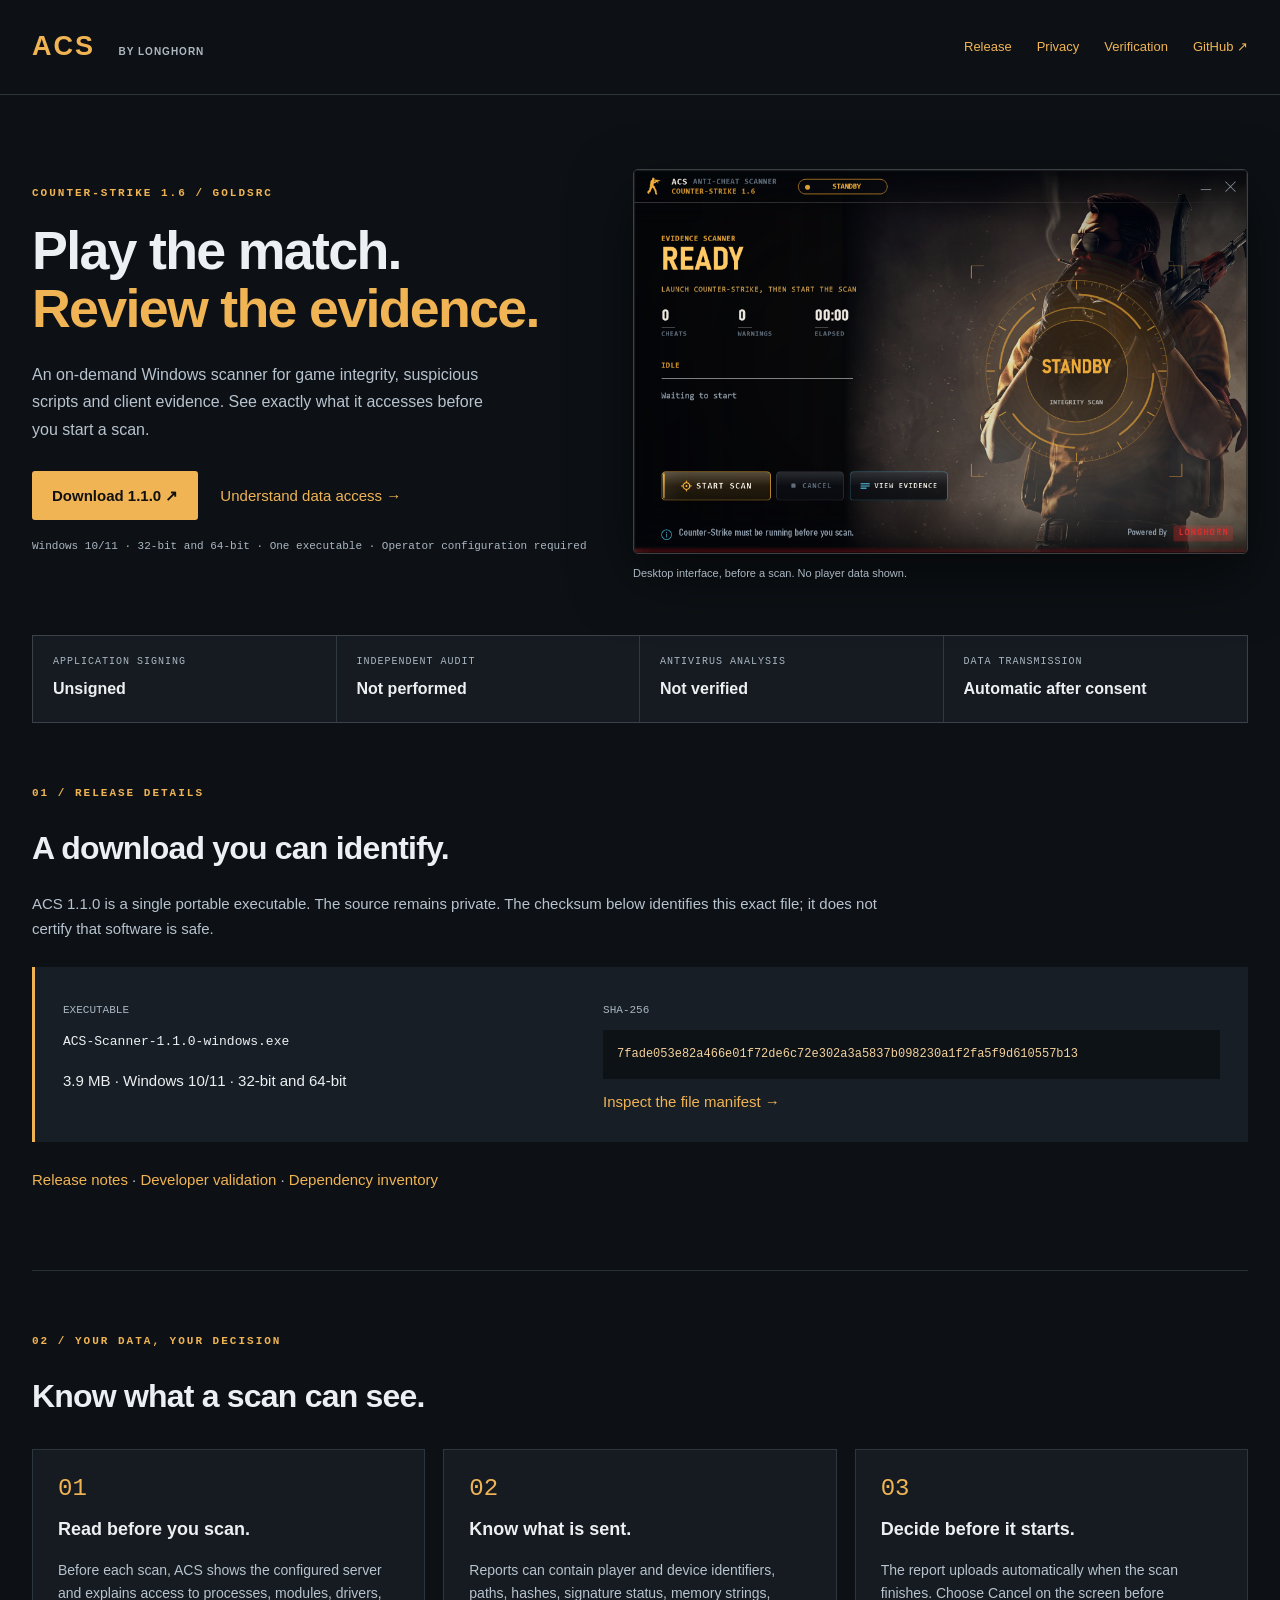
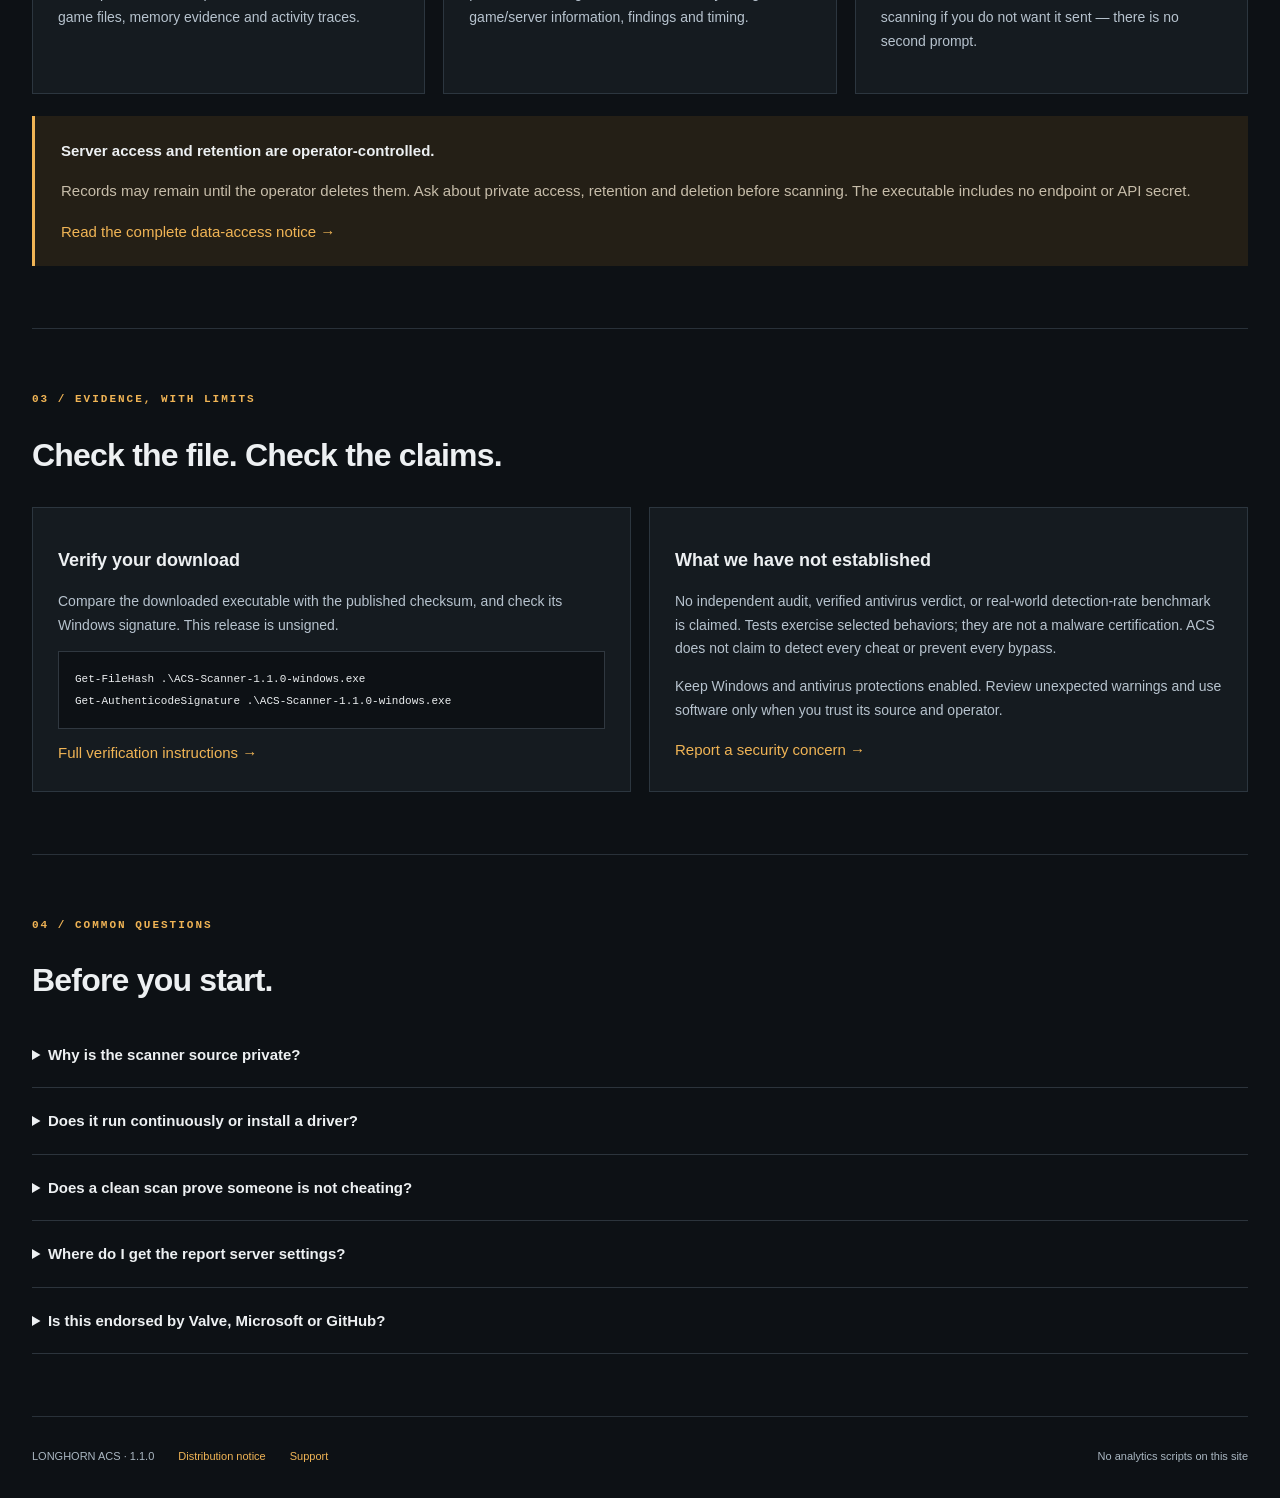
<file: docs/index.html>
<!doctype html>
<html lang="en"><head><meta charset="utf-8"><meta name="viewport" content="width=device-width,initial-scale=1">
<meta name="description" content="LongHorn ACS for Counter-Strike 1.6. Download information, exact release hashes, data access, and honest security status.">
<meta http-equiv="Content-Security-Policy" content="default-src 'self'; style-src 'self'; img-src 'self'; script-src 'none'; object-src 'none'; base-uri 'none'; form-action 'none'">
<title>LongHorn ACS — Evidence you can review</title><link rel="stylesheet" href="assets/site.css"></head>
<body><a class="skip" href="#main">Skip to content</a><header><a class="brand" href="#">ACS <span>BY LONGHORN</span></a><nav aria-label="Main"><a href="#release">Release</a><a href="#privacy">Privacy</a><a href="#verification">Verification</a><a href="https://github.com/cstrikelonghorn/LongHorn-ACS">GitHub ↗</a></nav></header>
<main id="main"><section class="hero"><div><p class="eyebrow">COUNTER-STRIKE 1.6 / GOLDSRC</p><h1>Play the match.<br><em>Review the evidence.</em></h1><p class="lede">An on-demand Windows scanner for game integrity, suspicious scripts and client evidence. See exactly what it accesses before you start a scan.</p><div class="actions"><a class="button" href="https://github.com/cstrikelonghorn/LongHorn-ACS/releases/tag/v1.1.0">Download 1.1.0 ↗</a><a href="#privacy">Understand data access →</a></div><p class="small">Windows 10/11 · 32-bit and 64-bit · One executable · Operator configuration required</p></div><figure><img src="assets/app.png" width="1000" height="625" alt="ACS desktop ready screen with Start scan, Cancel and View evidence buttons"><figcaption>Desktop interface, before a scan. No player data shown.</figcaption></figure></section>
<section class="trust" aria-label="Current review status"><div><span>APPLICATION SIGNING</span><strong>Unsigned</strong></div><div><span>INDEPENDENT AUDIT</span><strong>Not performed</strong></div><div><span>ANTIVIRUS ANALYSIS</span><strong>Not verified</strong></div><div><span>DATA TRANSMISSION</span><strong>Automatic after consent</strong></div></section>
<section id="release"><p class="eyebrow">01 / RELEASE DETAILS</p><h2>A download you can identify.</h2><p>ACS 1.1.0 is a single portable executable. The source remains private. The checksum below identifies this exact file; it does not certify that software is safe.</p><div class="release"><div><span class="small">EXECUTABLE</span><h3>ACS-Scanner-1.1.0-windows.exe</h3><p>3.9 MB · Windows 10/11 · 32-bit and 64-bit</p></div><div><span class="small">SHA-256</span><code class="hash">7fade053e82a466e01f72de6c72e302a3a5837b098230a1f2fa5f9d610557b13</code><a href="https://github.com/cstrikelonghorn/LongHorn-ACS/blob/main/FILE-MANIFEST.json">Inspect the file manifest →</a></div></div><p><a href="https://github.com/cstrikelonghorn/LongHorn-ACS/blob/main/RELEASE_NOTES.md">Release notes</a> · <a href="https://github.com/cstrikelonghorn/LongHorn-ACS/blob/main/VALIDATION.md">Developer validation</a> · <a href="https://github.com/cstrikelonghorn/LongHorn-ACS/blob/main/DEPENDENCIES.json">Dependency inventory</a></p></section>
<section id="privacy"><p class="eyebrow">02 / YOUR DATA, YOUR DECISION</p><h2>Know what a scan can see.</h2><div class="grid"><article><span class="step">01</span><h3>Read before you scan.</h3><p>Before each scan, ACS shows the configured server and explains access to processes, modules, drivers, game files, memory evidence and activity traces.</p></article><article><span class="step">02</span><h3>Know what is sent.</h3><p>Reports can contain player and device identifiers, paths, hashes, signature status, memory strings, game/server information, findings and timing.</p></article><article><span class="step">03</span><h3>Decide before it starts.</h3><p>The report uploads automatically when the scan finishes. Choose Cancel on the screen before scanning if you do not want it sent — there is no second prompt.</p></article></div><div class="notice"><strong>Server access and retention are operator-controlled.</strong><p>Records may remain until the operator deletes them. Ask about private access, retention and deletion before scanning. The executable includes no endpoint or API secret.</p><a href="https://github.com/cstrikelonghorn/LongHorn-ACS/blob/main/PRIVACY.md">Read the complete data-access notice →</a></div></section>
<section id="verification"><p class="eyebrow">03 / EVIDENCE, WITH LIMITS</p><h2>Check the file. Check the claims.</h2><div class="grid two"><article><h3>Verify your download</h3><p>Compare the downloaded executable with the published checksum, and check its Windows signature. This release is unsigned.</p><pre><code>Get-FileHash .\ACS-Scanner-1.1.0-windows.exe
Get-AuthenticodeSignature .\ACS-Scanner-1.1.0-windows.exe</code></pre><a href="https://github.com/cstrikelonghorn/LongHorn-ACS/blob/main/VERIFY.md">Full verification instructions →</a></article><article><h3>What we have not established</h3><p>No independent audit, verified antivirus verdict, or real-world detection-rate benchmark is claimed. Tests exercise selected behaviors; they are not a malware certification. ACS does not claim to detect every cheat or prevent every bypass.</p><p>Keep Windows and antivirus protections enabled. Review unexpected warnings and use software only when you trust its source and operator.</p><a href="https://github.com/cstrikelonghorn/LongHorn-ACS/blob/main/SECURITY.md">Report a security concern →</a></article></div></section>
<section id="questions"><p class="eyebrow">04 / COMMON QUESTIONS</p><h2>Before you start.</h2><details><summary>Why is the scanner source private?</summary><p>The maintainer distributes compiled releases while keeping detection implementation private. Public documentation describes data access and limitations. Private source does not prevent reverse engineering, and is not proof of safety.</p></details><details><summary>Does it run continuously or install a driver?</summary><p>No. ACS is a single on-demand executable. It installs no background service or driver. Continuous server gameplay analysis is a separate deployment.</p></details><details><summary>Does a clean scan prove someone is not cheating?</summary><p>No. A scan is a bounded observation. Unknown cheats, unavailable inspection surfaces and evasion can affect results. Warnings and detections need review before enforcement.</p></details><details><summary>Where do I get the report server settings?</summary><p>Ask your game-server operator for their <code>acp-settings.json</code> and place it next to the executable or in <code>%APPDATA%\LongHorn ACS\</code>. GitHub Pages hosts this information site, not the report API.</p></details><details><summary>Is this endorsed by Valve, Microsoft or GitHub?</summary><p>No. Counter-Strike and other product names identify compatibility targets. Hosting on GitHub and bundling Microsoft runtime files do not imply endorsement.</p></details></section>
</main><footer><span>LONGHORN ACS · 1.1.0</span><a href="https://github.com/cstrikelonghorn/LongHorn-ACS/blob/main/DISTRIBUTION.md">Distribution notice</a><a href="https://github.com/cstrikelonghorn/LongHorn-ACS/issues">Support</a><span>No analytics scripts on this site</span></footer></body></html>
</file>
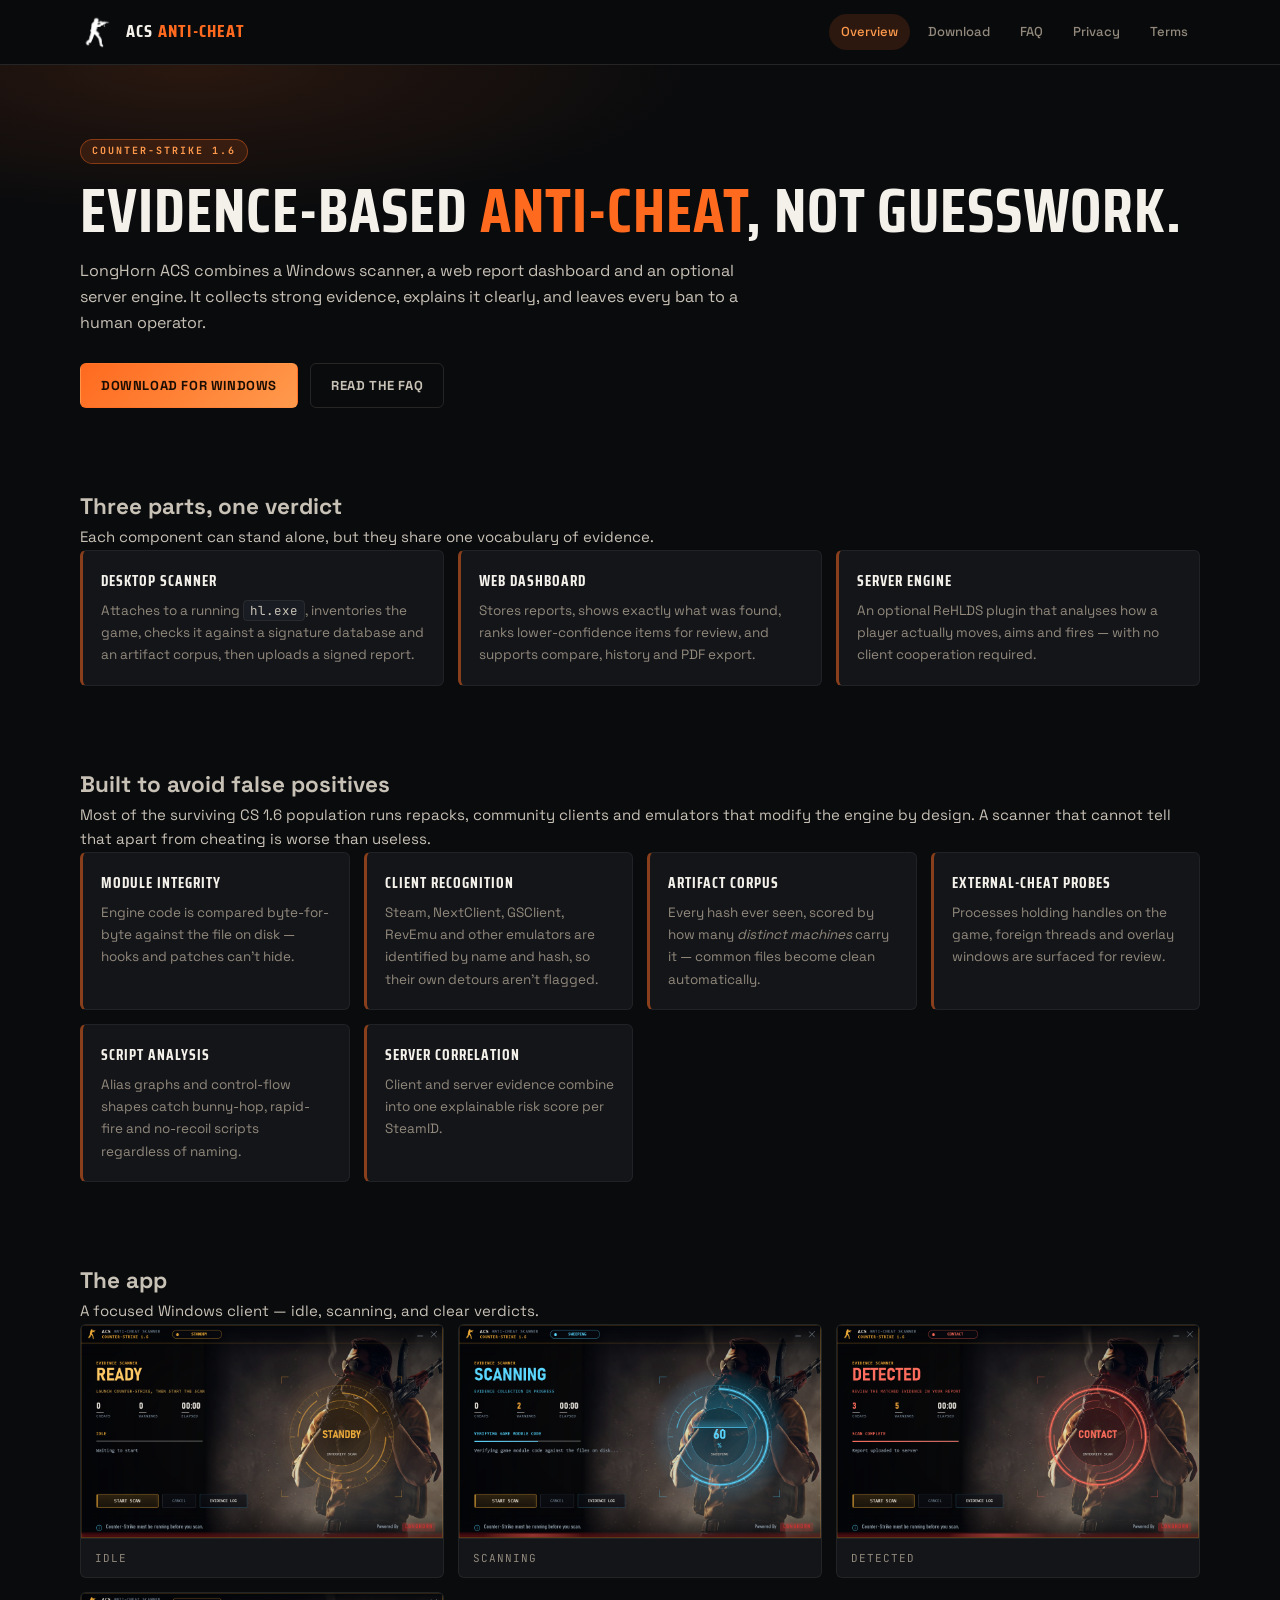
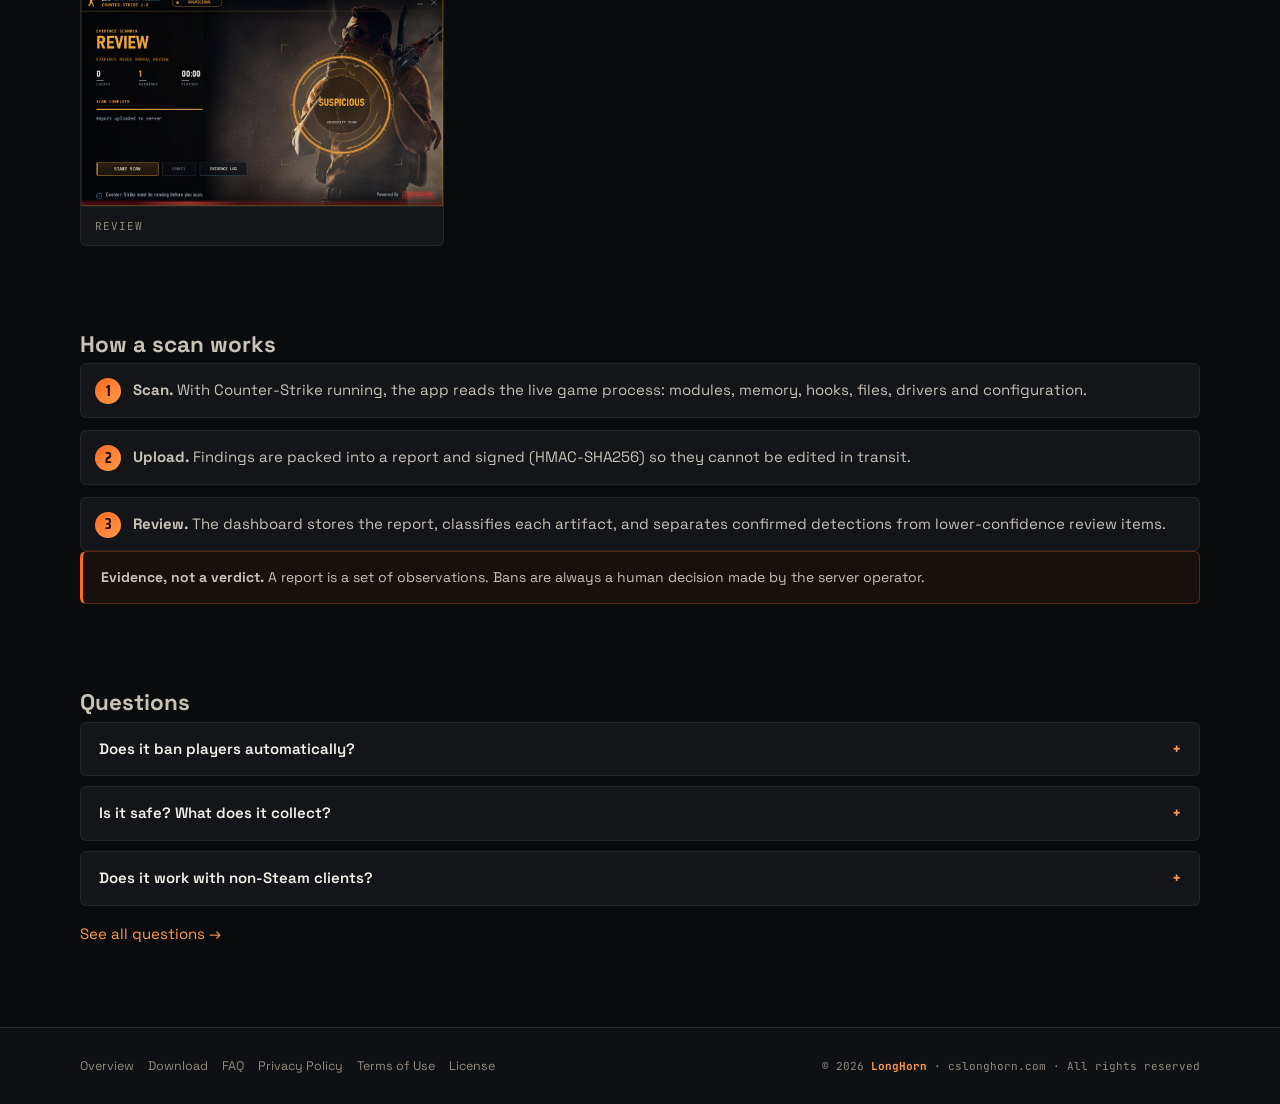
<file: site/index.html>
<!doctype html>
<html lang="en">
<head>
<meta charset="utf-8">
<meta name="viewport" content="width=device-width, initial-scale=1">
<title>LongHorn ACS — Anti-Cheat Scanner for Counter-Strike 1.6</title>
<meta name="description" content="Evidence-based anti-cheat for Counter-Strike 1.6: a Windows scanner, a web report dashboard, and a ReHLDS server engine.">
<link rel="preconnect" href="https://fonts.googleapis.com">
<link rel="preconnect" href="https://fonts.gstatic.com" crossorigin>
<link href="https://fonts.googleapis.com/css2?family=Saira+Condensed:wght@500;600;700;800&family=Space+Grotesk:wght@400;500;600;700&family=JetBrains+Mono:wght@400;500;700&display=swap" rel="stylesheet">
<link rel="stylesheet" href="assets/site.css">
<link rel="icon" href="assets/img/logo.png">
</head>
<body>

<header class="site-header">
  <div class="wrap bar">
    <a class="brand" href="index.html"><img src="assets/img/logo.png" alt="LongHorn"><b>ACS <em>Anti-Cheat</em></b></a>
    <nav class="nav">
      <a class="active" href="index.html">Overview</a>
      <a href="download.html">Download</a>
      <a href="faq.html">FAQ</a>
      <a href="privacy.html">Privacy</a>
      <a href="terms.html">Terms</a>
    </nav>
  </div>
</header>

<div class="hero">
  <div class="wrap">
    <span class="kicker">Counter-Strike 1.6</span>
    <h1>Evidence-based <em>anti-cheat</em>, not guesswork.</h1>
    <p>LongHorn ACS combines a Windows scanner, a web report dashboard and an optional server engine. It collects strong evidence, explains it clearly, and leaves every ban to a human operator.</p>
    <div class="actions">
      <a class="btn primary" href="download.html">Download for Windows</a>
      <a class="btn ghost" href="faq.html">Read the FAQ</a>
    </div>
  </div>
</div>

<section>
  <div class="wrap">
    <h2>Three parts, one verdict</h2>
    <p class="lead">Each component can stand alone, but they share one vocabulary of evidence.</p>
    <div class="grid">
      <div class="card"><h3>Desktop scanner</h3><p>Attaches to a running <code>hl.exe</code>, inventories the game, checks it against a signature database and an artifact corpus, then uploads a signed report.</p></div>
      <div class="card"><h3>Web dashboard</h3><p>Stores reports, shows exactly what was found, ranks lower-confidence items for review, and supports compare, history and PDF export.</p></div>
      <div class="card"><h3>Server engine</h3><p>An optional ReHLDS plugin that analyses how a player actually moves, aims and fires — with no client cooperation required.</p></div>
    </div>
  </div>
</section>

<section>
  <div class="wrap">
    <h2>Built to avoid false positives</h2>
    <p class="lead">Most of the surviving CS 1.6 population runs repacks, community clients and emulators that modify the engine by design. A scanner that cannot tell that apart from cheating is worse than useless.</p>
    <div class="grid">
      <div class="card"><h3>Module integrity</h3><p>Engine code is compared byte-for-byte against the file on disk — hooks and patches can't hide.</p></div>
      <div class="card"><h3>Client recognition</h3><p>Steam, NextClient, GSClient, RevEmu and other emulators are identified by name and hash, so their own detours aren't flagged.</p></div>
      <div class="card"><h3>Artifact corpus</h3><p>Every hash ever seen, scored by how many <em>distinct machines</em> carry it — common files become clean automatically.</p></div>
      <div class="card"><h3>External-cheat probes</h3><p>Processes holding handles on the game, foreign threads and overlay windows are surfaced for review.</p></div>
      <div class="card"><h3>Script analysis</h3><p>Alias graphs and control-flow shapes catch bunny-hop, rapid-fire and no-recoil scripts regardless of naming.</p></div>
      <div class="card"><h3>Server correlation</h3><p>Client and server evidence combine into one explainable risk score per SteamID.</p></div>
    </div>
  </div>
</section>

<section>
  <div class="wrap">
    <h2>The app</h2>
    <p class="lead">A focused Windows client — idle, scanning, and clear verdicts.</p>
    <div class="shots">
      <figure class="shot"><img src="assets/img/app-idle.png" alt="Scanner idle"><span>Idle</span></figure>
      <figure class="shot"><img src="assets/img/app-scanning.png" alt="Scanner running"><span>Scanning</span></figure>
      <figure class="shot"><img src="assets/img/app-detected.png" alt="Detection verdict"><span>Detected</span></figure>
      <figure class="shot"><img src="assets/img/app-warning.png" alt="Review verdict"><span>Review</span></figure>
    </div>
  </div>
</section>

<section>
  <div class="wrap">
    <h2>How a scan works</h2>
    <ol class="steps">
      <li><b>Scan.</b> With Counter-Strike running, the app reads the live game process: modules, memory, hooks, files, drivers and configuration.</li>
      <li><b>Upload.</b> Findings are packed into a report and signed (HMAC-SHA256) so they cannot be edited in transit.</li>
      <li><b>Review.</b> The dashboard stores the report, classifies each artifact, and separates confirmed detections from lower-confidence review items.</li>
    </ol>
    <div class="note"><b>Evidence, not a verdict.</b> A report is a set of observations. Bans are always a human decision made by the server operator.</div>
  </div>
</section>

<section>
  <div class="wrap">
    <h2>Questions</h2>
    <details class="faq"><summary>Does it ban players automatically?</summary><div class="body">No. ACS produces evidence; every ban or kick is a decision made by a human server operator.</div></details>
    <details class="faq"><summary>Is it safe? What does it collect?</summary><div class="body">It is a read-only inspection tool that never modifies your game. It reads the SteamID the game exposes, a hardware fingerprint, your game files and the scan results. IPs are stored and displayed masked. See the <a href="privacy.html">Privacy Policy</a>.</div></details>
    <details class="faq"><summary>Does it work with non-Steam clients?</summary><div class="body">Yes — Steam, non-Steam repacks, NextClient, GSClient, GoldClient, RevEmu/RevCrew, SmartSteamEmu, Goldberg and others are recognised so their own detours are not treated as cheating.</div></details>
    <p style="margin-top:16px"><a href="faq.html">See all questions →</a></p>
  </div>
</section>

<footer class="site-footer">
  <div class="wrap inner">
    <div class="links">
      <a href="index.html">Overview</a>
      <a href="download.html">Download</a>
      <a href="faq.html">FAQ</a>
      <a href="privacy.html">Privacy Policy</a>
      <a href="terms.html">Terms of Use</a>
      <a href="license.html">License</a>
    </div>
    <div class="copy">&copy; 2026 <b>LongHorn</b> · cslonghorn.com · All rights reserved</div>
  </div>
</footer>

</body>
</html>
</file>
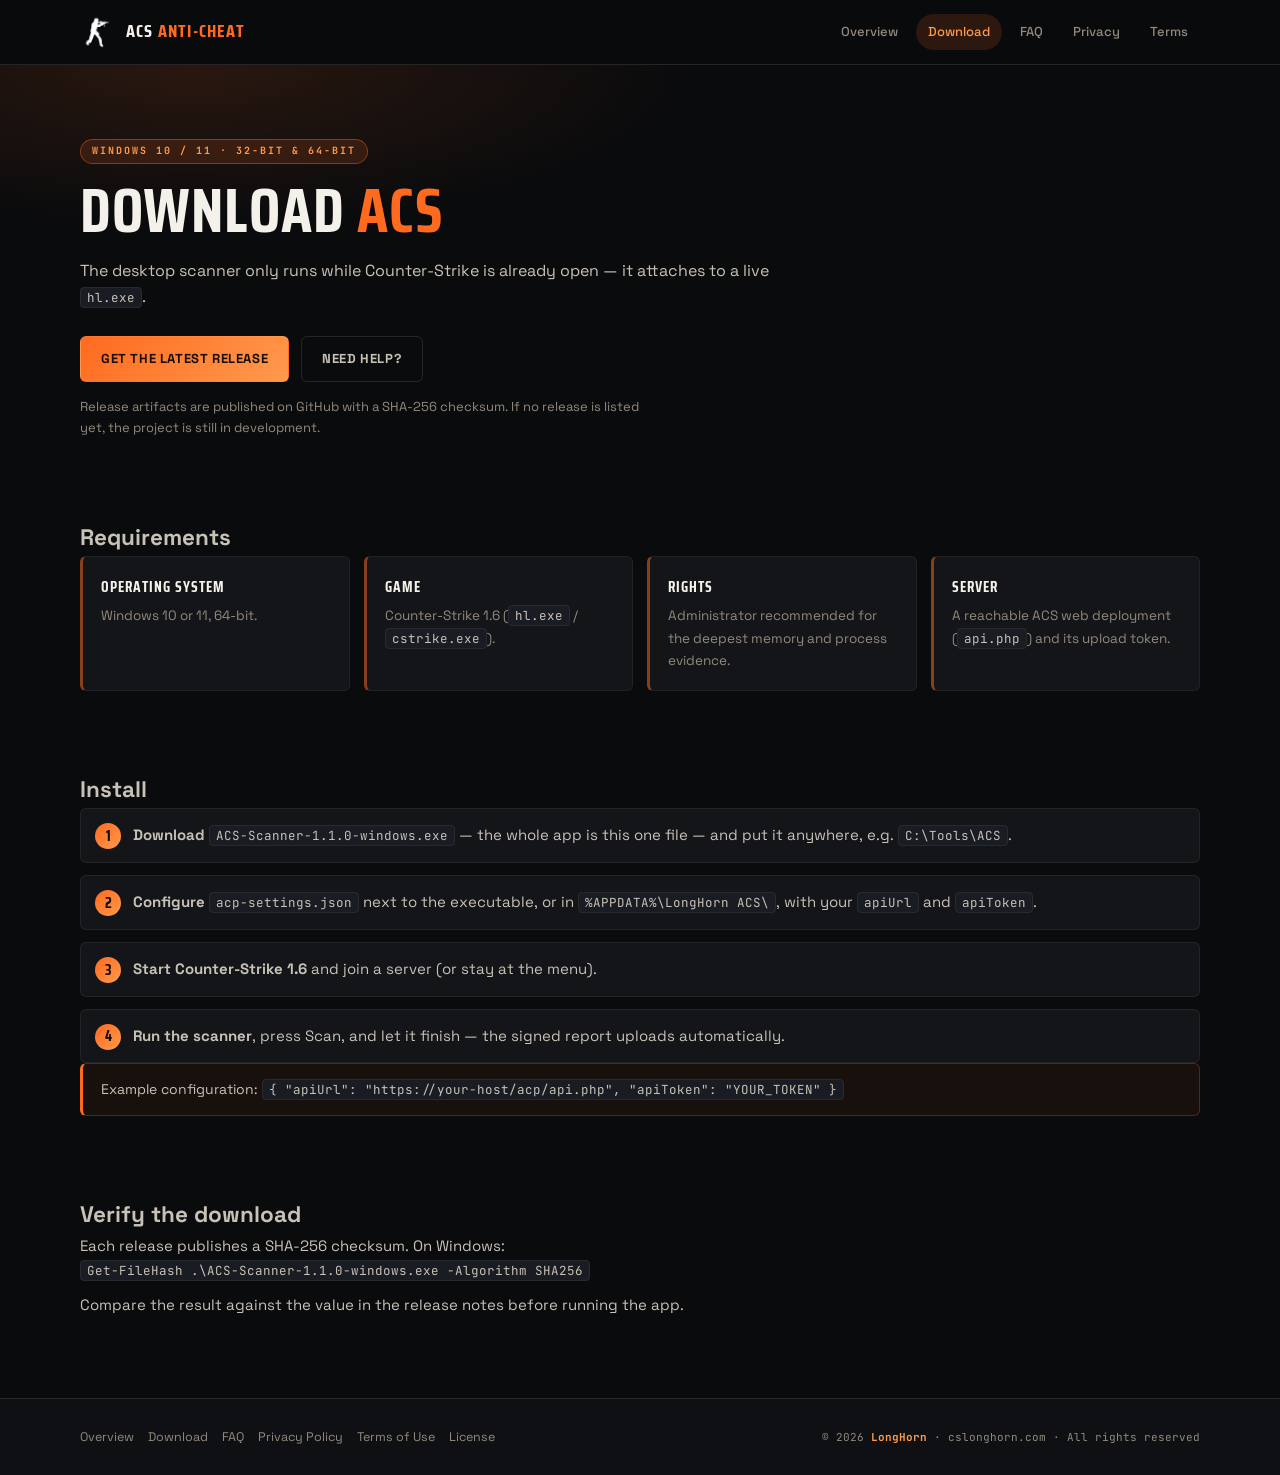
<file: site/download.html>
<!doctype html>
<html lang="en">
<head>
<meta charset="utf-8">
<meta name="viewport" content="width=device-width, initial-scale=1">
<title>Download — LongHorn ACS</title>
<meta name="description" content="Download and install the LongHorn ACS Windows scanner.">
<link rel="preconnect" href="https://fonts.googleapis.com">
<link rel="preconnect" href="https://fonts.gstatic.com" crossorigin>
<link href="https://fonts.googleapis.com/css2?family=Saira+Condensed:wght@500;600;700;800&family=Space+Grotesk:wght@400;500;600;700&family=JetBrains+Mono:wght@400;500;700&display=swap" rel="stylesheet">
<link rel="stylesheet" href="assets/site.css">
<link rel="icon" href="assets/img/logo.png">
</head>
<body>

<header class="site-header">
  <div class="wrap bar">
    <a class="brand" href="index.html"><img src="assets/img/logo.png" alt="LongHorn"><b>ACS <em>Anti-Cheat</em></b></a>
    <nav class="nav">
      <a href="index.html">Overview</a>
      <a class="active" href="download.html">Download</a>
      <a href="faq.html">FAQ</a>
      <a href="privacy.html">Privacy</a>
      <a href="terms.html">Terms</a>
    </nav>
  </div>
</header>

<div class="hero">
  <div class="wrap">
    <span class="kicker">Windows 10 / 11 · 32-bit &amp; 64-bit</span>
    <h1>Download <em>ACS</em></h1>
    <p>The desktop scanner only runs while Counter-Strike is already open — it attaches to a live <code>hl.exe</code>.</p>
    <div class="actions">
      <a class="btn primary" href="https://github.com/cstrikelonghorn/LongHorn-ACS/releases/latest">Get the latest release</a>
      <a class="btn ghost" href="faq.html">Need help?</a>
    </div>
    <p style="margin-top:14px;font-size:13px;color:var(--muted)">Release artifacts are published on GitHub with a SHA-256 checksum. If no release is listed yet, the project is still in development.</p>
  </div>
</div>

<section>
  <div class="wrap">
    <h2>Requirements</h2>
    <div class="grid">
      <div class="card"><h3>Operating system</h3><p>Windows 10 or 11, 64-bit.</p></div>
      <div class="card"><h3>Game</h3><p>Counter-Strike 1.6 (<code>hl.exe</code> / <code>cstrike.exe</code>).</p></div>
      <div class="card"><h3>Rights</h3><p>Administrator recommended for the deepest memory and process evidence.</p></div>
      <div class="card"><h3>Server</h3><p>A reachable ACS web deployment (<code>api.php</code>) and its upload token.</p></div>
    </div>
  </div>
</section>

<section>
  <div class="wrap">
    <h2>Install</h2>
    <ol class="steps">
      <li><b>Download</b> <code>ACS-Scanner-1.1.0-windows.exe</code> — the whole app is this one file — and put it anywhere, e.g. <code>C:\Tools\ACS</code>.</li>
      <li><b>Configure</b> <code>acp-settings.json</code> next to the executable, or in <code>%APPDATA%\LongHorn ACS\</code>, with your <code>apiUrl</code> and <code>apiToken</code>.</li>
      <li><b>Start Counter-Strike 1.6</b> and join a server (or stay at the menu).</li>
      <li><b>Run the scanner</b>, press Scan, and let it finish — the signed report uploads automatically.</li>
    </ol>
    <div class="note">Example configuration: <code>{ "apiUrl": "https://your-host/acp/api.php", "apiToken": "YOUR_TOKEN" }</code></div>
  </div>
</section>

<section>
  <div class="wrap">
    <h2>Verify the download</h2>
    <p class="lead">Each release publishes a SHA-256 checksum. On Windows:</p>
    <p><code>Get-FileHash .\ACS-Scanner-1.1.0-windows.exe -Algorithm SHA256</code></p>
    <p style="margin-top:10px">Compare the result against the value in the release notes before running the app.</p>
  </div>
</section>

<footer class="site-footer">
  <div class="wrap inner">
    <div class="links">
      <a href="index.html">Overview</a>
      <a href="download.html">Download</a>
      <a href="faq.html">FAQ</a>
      <a href="privacy.html">Privacy Policy</a>
      <a href="terms.html">Terms of Use</a>
      <a href="license.html">License</a>
    </div>
    <div class="copy">&copy; 2026 <b>LongHorn</b> · cslonghorn.com · All rights reserved</div>
  </div>
</footer>

</body>
</html>
</file>
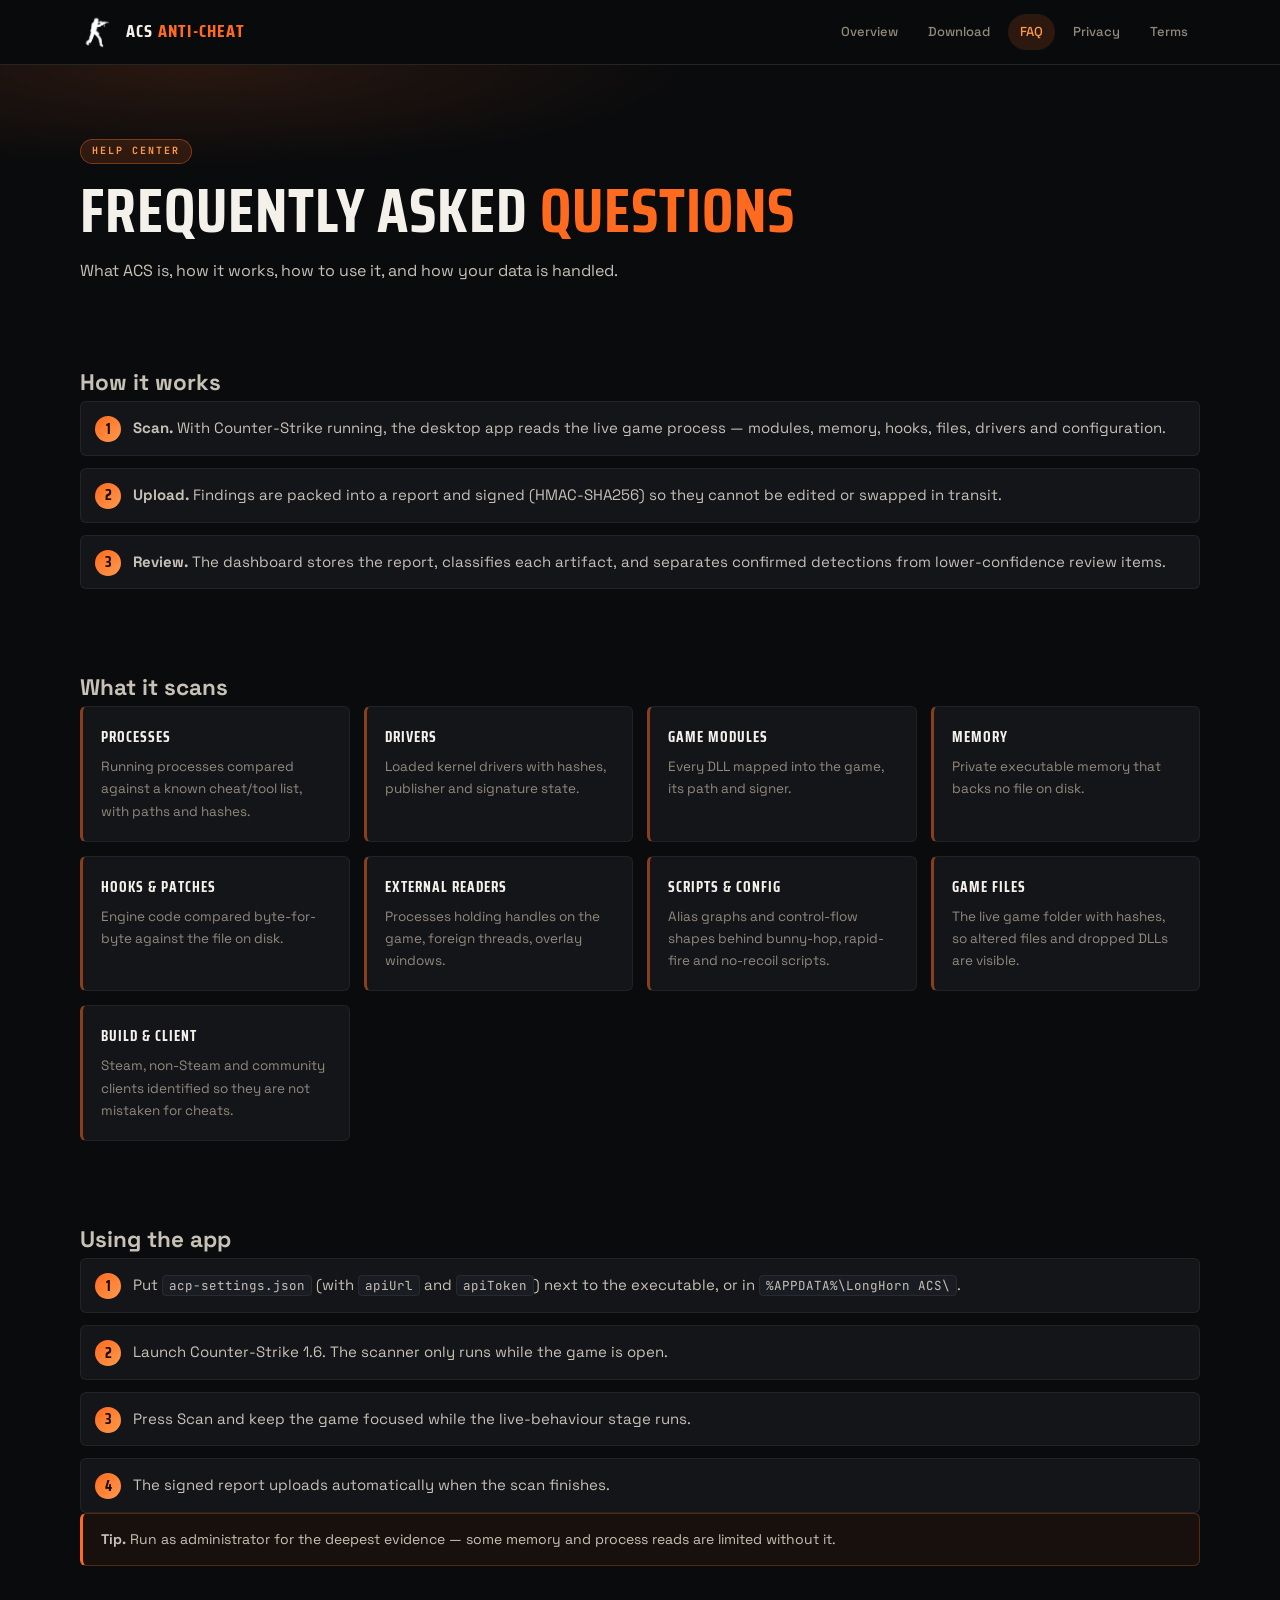
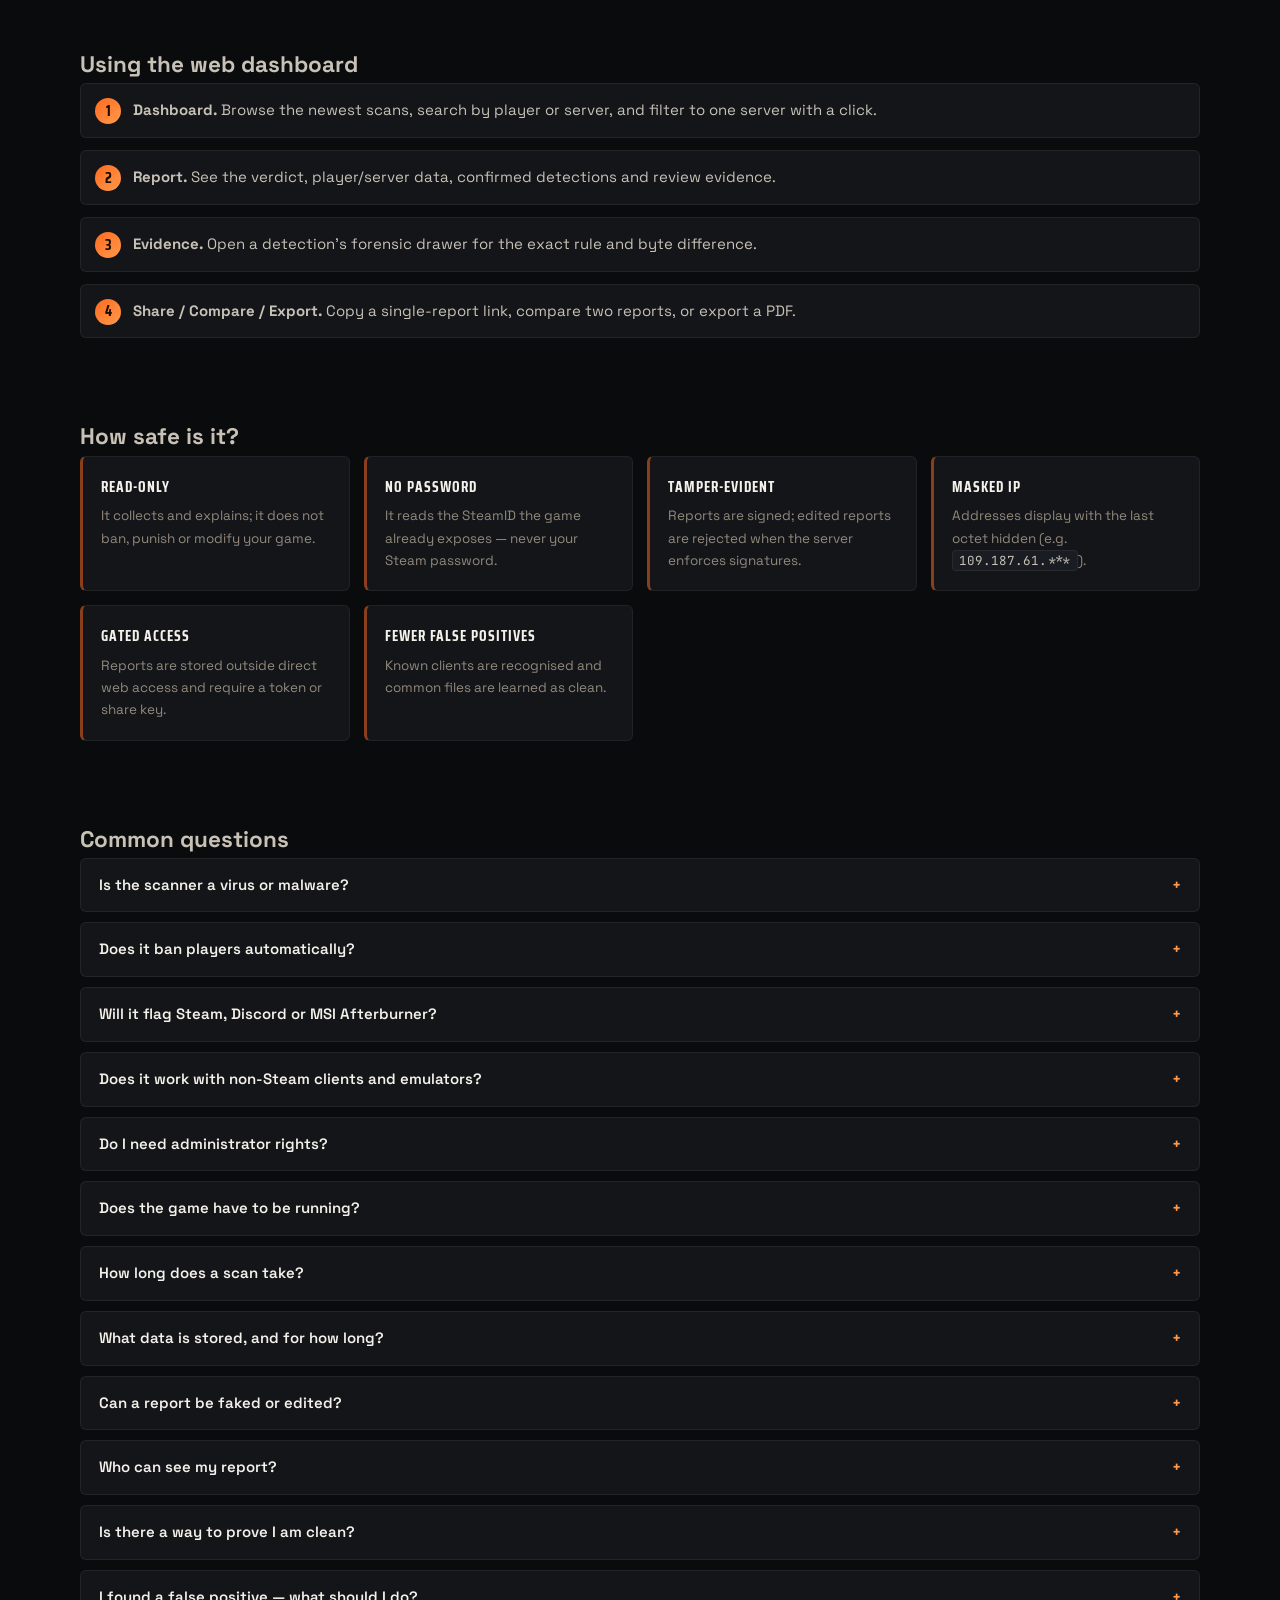
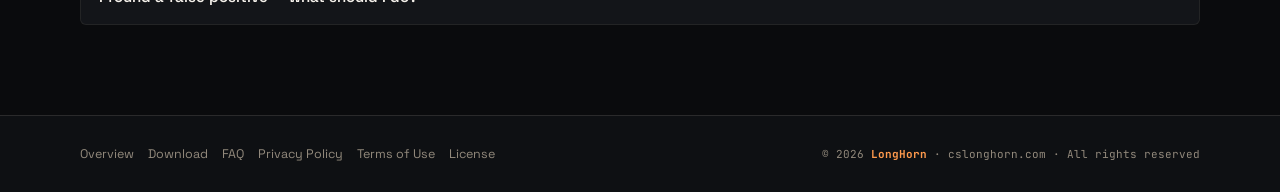
<file: site/faq.html>
<!doctype html>
<html lang="en">
<head>
<meta charset="utf-8">
<meta name="viewport" content="width=device-width, initial-scale=1">
<title>FAQ — LongHorn ACS</title>
<meta name="description" content="How the LongHorn ACS anti-cheat scanner works, how to use it, what it scans and how your data is handled.">
<link rel="preconnect" href="https://fonts.googleapis.com">
<link rel="preconnect" href="https://fonts.gstatic.com" crossorigin>
<link href="https://fonts.googleapis.com/css2?family=Saira+Condensed:wght@500;600;700;800&family=Space+Grotesk:wght@400;500;600;700&family=JetBrains+Mono:wght@400;500;700&display=swap" rel="stylesheet">
<link rel="stylesheet" href="assets/site.css">
<link rel="icon" href="assets/img/logo.png">
</head>
<body>

<header class="site-header">
  <div class="wrap bar">
    <a class="brand" href="index.html"><img src="assets/img/logo.png" alt="LongHorn"><b>ACS <em>Anti-Cheat</em></b></a>
    <nav class="nav">
      <a href="index.html">Overview</a>
      <a href="download.html">Download</a>
      <a class="active" href="faq.html">FAQ</a>
      <a href="privacy.html">Privacy</a>
      <a href="terms.html">Terms</a>
    </nav>
  </div>
</header>

<div class="hero">
  <div class="wrap">
    <span class="kicker">Help Center</span>
    <h1>Frequently Asked <em>Questions</em></h1>
    <p>What ACS is, how it works, how to use it, and how your data is handled.</p>
  </div>
</div>

<section>
  <div class="wrap">
    <h2>How it works</h2>
    <ol class="steps">
      <li><b>Scan.</b> With Counter-Strike running, the desktop app reads the live game process — modules, memory, hooks, files, drivers and configuration.</li>
      <li><b>Upload.</b> Findings are packed into a report and signed (HMAC-SHA256) so they cannot be edited or swapped in transit.</li>
      <li><b>Review.</b> The dashboard stores the report, classifies each artifact, and separates confirmed detections from lower-confidence review items.</li>
    </ol>
  </div>
</section>

<section>
  <div class="wrap">
    <h2>What it scans</h2>
    <div class="grid">
      <div class="card"><h3>Processes</h3><p>Running processes compared against a known cheat/tool list, with paths and hashes.</p></div>
      <div class="card"><h3>Drivers</h3><p>Loaded kernel drivers with hashes, publisher and signature state.</p></div>
      <div class="card"><h3>Game modules</h3><p>Every DLL mapped into the game, its path and signer.</p></div>
      <div class="card"><h3>Memory</h3><p>Private executable memory that backs no file on disk.</p></div>
      <div class="card"><h3>Hooks &amp; patches</h3><p>Engine code compared byte-for-byte against the file on disk.</p></div>
      <div class="card"><h3>External readers</h3><p>Processes holding handles on the game, foreign threads, overlay windows.</p></div>
      <div class="card"><h3>Scripts &amp; config</h3><p>Alias graphs and control-flow shapes behind bunny-hop, rapid-fire and no-recoil scripts.</p></div>
      <div class="card"><h3>Game files</h3><p>The live game folder with hashes, so altered files and dropped DLLs are visible.</p></div>
      <div class="card"><h3>Build &amp; client</h3><p>Steam, non-Steam and community clients identified so they are not mistaken for cheats.</p></div>
    </div>
  </div>
</section>

<section>
  <div class="wrap">
    <h2>Using the app</h2>
    <ol class="steps">
      <li>Put <code>acp-settings.json</code> (with <code>apiUrl</code> and <code>apiToken</code>) next to the executable, or in <code>%APPDATA%\LongHorn ACS\</code>.</li>
      <li>Launch Counter-Strike 1.6. The scanner only runs while the game is open.</li>
      <li>Press Scan and keep the game focused while the live-behaviour stage runs.</li>
      <li>The signed report uploads automatically when the scan finishes.</li>
    </ol>
    <div class="note"><b>Tip.</b> Run as administrator for the deepest evidence — some memory and process reads are limited without it.</div>
  </div>
</section>

<section>
  <div class="wrap">
    <h2>Using the web dashboard</h2>
    <ol class="steps">
      <li><b>Dashboard.</b> Browse the newest scans, search by player or server, and filter to one server with a click.</li>
      <li><b>Report.</b> See the verdict, player/server data, confirmed detections and review evidence.</li>
      <li><b>Evidence.</b> Open a detection's forensic drawer for the exact rule and byte difference.</li>
      <li><b>Share / Compare / Export.</b> Copy a single-report link, compare two reports, or export a PDF.</li>
    </ol>
  </div>
</section>

<section>
  <div class="wrap">
    <h2>How safe is it?</h2>
    <div class="grid">
      <div class="card"><h3>Read-only</h3><p>It collects and explains; it does not ban, punish or modify your game.</p></div>
      <div class="card"><h3>No password</h3><p>It reads the SteamID the game already exposes — never your Steam password.</p></div>
      <div class="card"><h3>Tamper-evident</h3><p>Reports are signed; edited reports are rejected when the server enforces signatures.</p></div>
      <div class="card"><h3>Masked IP</h3><p>Addresses display with the last octet hidden (e.g. <code>109.187.61.***</code>).</p></div>
      <div class="card"><h3>Gated access</h3><p>Reports are stored outside direct web access and require a token or share key.</p></div>
      <div class="card"><h3>Fewer false positives</h3><p>Known clients are recognised and common files are learned as clean.</p></div>
    </div>
  </div>
</section>

<section>
  <div class="wrap">
    <h2>Common questions</h2>

    <details class="faq"><summary>Is the scanner a virus or malware?</summary><div class="body">No. It is a read-only inspection tool. It opens the game process to read memory, hashes files and uploads a report — it does not inject code, modify the game, or run in the background.</div></details>
    <details class="faq"><summary>Does it ban players automatically?</summary><div class="body">No. ACS produces evidence. A confirmed detection is strong evidence; every ban or kick is a human operator's decision.</div></details>
    <details class="faq"><summary>Will it flag Steam, Discord or MSI Afterburner?</summary><div class="body">That is what client profiles and the artifact corpus prevent. Known overlays and injectors are recognised by name and hash, and common files seen on many machines are learned as clean.</div></details>
    <details class="faq"><summary>Does it work with non-Steam clients and emulators?</summary><div class="body">Yes — NextClient, GSClient, GoldClient, RevEmu/RevCrew, SmartSteamEmu and Goldberg are identified so their own engine changes are not treated as cheating.</div></details>
    <details class="faq"><summary>Do I need administrator rights?</summary><div class="body">The scan runs without elevation, but running as administrator allows deeper inspection and more complete evidence.</div></details>
    <details class="faq"><summary>Does the game have to be running?</summary><div class="body">Yes. The scanner attaches to a live <code>hl.exe</code> — start Counter-Strike first.</div></details>
    <details class="faq"><summary>How long does a scan take?</summary><div class="body">Typically well under a minute for the static checks, plus a short live-behaviour sample while you play.</div></details>
    <details class="faq"><summary>What data is stored, and for how long?</summary><div class="body">Player identity, masked IP, OS, hardware identifiers, game build and the evidence found. Reports stay on the operator's server until an administrator deletes them. See the <a href="privacy.html">Privacy Policy</a>.</div></details>
    <details class="faq"><summary>Can a report be faked or edited?</summary><div class="body">Reports are HMAC-SHA256 signed. When the server enforces signatures, a report changed after signing is rejected.</div></details>
    <details class="faq"><summary>Who can see my report?</summary><div class="body">Admins with the access token, anyone holding a single-report share link you give out, or localhost on the host machine.</div></details>
    <details class="faq"><summary>Is there a way to prove I am clean?</summary><div class="body">Yes. Run a scan and share the resulting report link. A clean verdict is exactly the proof the system is built to provide.</div></details>
    <details class="faq"><summary>I found a false positive — what should I do?</summary><div class="body">Send the report link to support. Legitimate programs are folded into the client profiles or classified clean in the corpus, fixing the false positive for future scans.</div></details>
  </div>
</section>

<footer class="site-footer">
  <div class="wrap inner">
    <div class="links">
      <a href="index.html">Overview</a>
      <a href="download.html">Download</a>
      <a href="faq.html">FAQ</a>
      <a href="privacy.html">Privacy Policy</a>
      <a href="terms.html">Terms of Use</a>
      <a href="license.html">License</a>
    </div>
    <div class="copy">&copy; 2026 <b>LongHorn</b> · cslonghorn.com · All rights reserved</div>
  </div>
</footer>

</body>
</html>
</file>
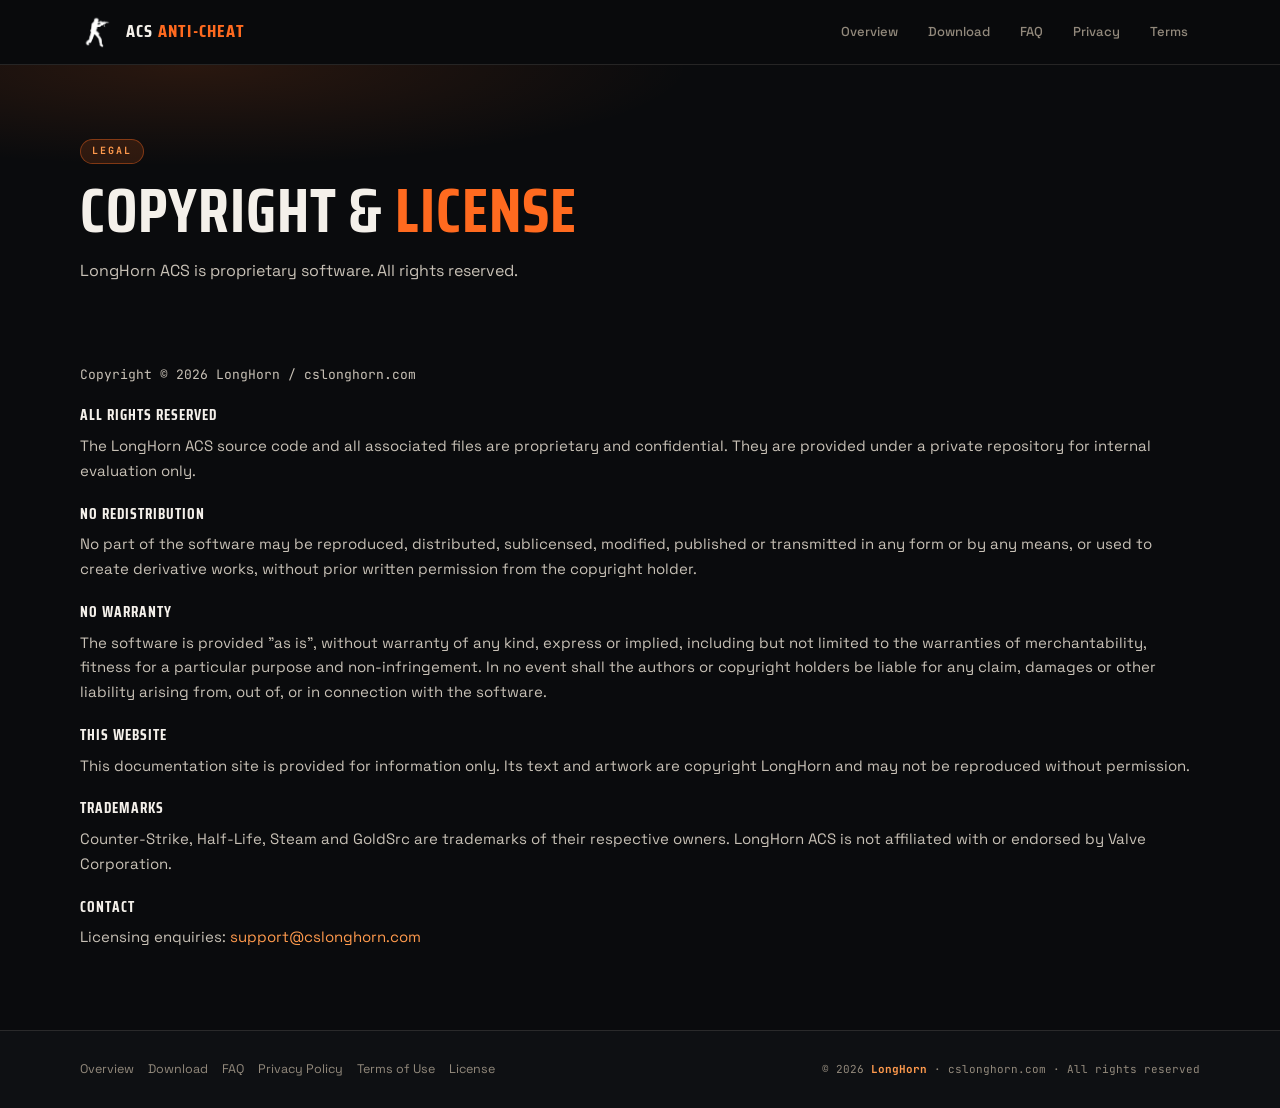
<file: site/license.html>
<!doctype html>
<html lang="en">
<head>
<meta charset="utf-8">
<meta name="viewport" content="width=device-width, initial-scale=1">
<title>License — LongHorn ACS</title>
<meta name="description" content="Copyright and license terms for LongHorn ACS.">
<link rel="preconnect" href="https://fonts.googleapis.com">
<link rel="preconnect" href="https://fonts.gstatic.com" crossorigin>
<link href="https://fonts.googleapis.com/css2?family=Saira+Condensed:wght@500;600;700;800&family=Space+Grotesk:wght@400;500;600;700&family=JetBrains+Mono:wght@400;500;700&display=swap" rel="stylesheet">
<link rel="stylesheet" href="assets/site.css">
<link rel="icon" href="assets/img/logo.png">
</head>
<body>

<header class="site-header">
  <div class="wrap bar">
    <a class="brand" href="index.html"><img src="assets/img/logo.png" alt="LongHorn"><b>ACS <em>Anti-Cheat</em></b></a>
    <nav class="nav">
      <a href="index.html">Overview</a>
      <a href="download.html">Download</a>
      <a href="faq.html">FAQ</a>
      <a href="privacy.html">Privacy</a>
      <a href="terms.html">Terms</a>
    </nav>
  </div>
</header>

<div class="hero">
  <div class="wrap">
    <span class="kicker">Legal</span>
    <h1>Copyright &amp; <em>License</em></h1>
    <p>LongHorn ACS is proprietary software. All rights reserved.</p>
  </div>
</div>

<section>
  <div class="wrap legal">
    <p style="font-family:var(--f-mono);font-size:13px">Copyright &copy; 2026 LongHorn / cslonghorn.com</p>

    <h3>All rights reserved</h3>
    <p>The LongHorn ACS source code and all associated files are proprietary and confidential. They are provided under a private repository for internal evaluation only.</p>

    <h3>No redistribution</h3>
    <p>No part of the software may be reproduced, distributed, sublicensed, modified, published or transmitted in any form or by any means, or used to create derivative works, without prior written permission from the copyright holder.</p>

    <h3>No warranty</h3>
    <p>The software is provided "as is", without warranty of any kind, express or implied, including but not limited to the warranties of merchantability, fitness for a particular purpose and non-infringement. In no event shall the authors or copyright holders be liable for any claim, damages or other liability arising from, out of, or in connection with the software.</p>

    <h3>This website</h3>
    <p>This documentation site is provided for information only. Its text and artwork are copyright LongHorn and may not be reproduced without permission.</p>

    <h3>Trademarks</h3>
    <p>Counter-Strike, Half-Life, Steam and GoldSrc are trademarks of their respective owners. LongHorn ACS is not affiliated with or endorsed by Valve Corporation.</p>

    <h3>Contact</h3>
    <p>Licensing enquiries: <a href="mailto:support@cslonghorn.com">support@cslonghorn.com</a></p>
  </div>
</section>

<footer class="site-footer">
  <div class="wrap inner">
    <div class="links">
      <a href="index.html">Overview</a>
      <a href="download.html">Download</a>
      <a href="faq.html">FAQ</a>
      <a href="privacy.html">Privacy Policy</a>
      <a href="terms.html">Terms of Use</a>
      <a href="license.html">License</a>
    </div>
    <div class="copy">&copy; 2026 <b>LongHorn</b> · cslonghorn.com · All rights reserved</div>
  </div>
</footer>

</body>
</html>
</file>
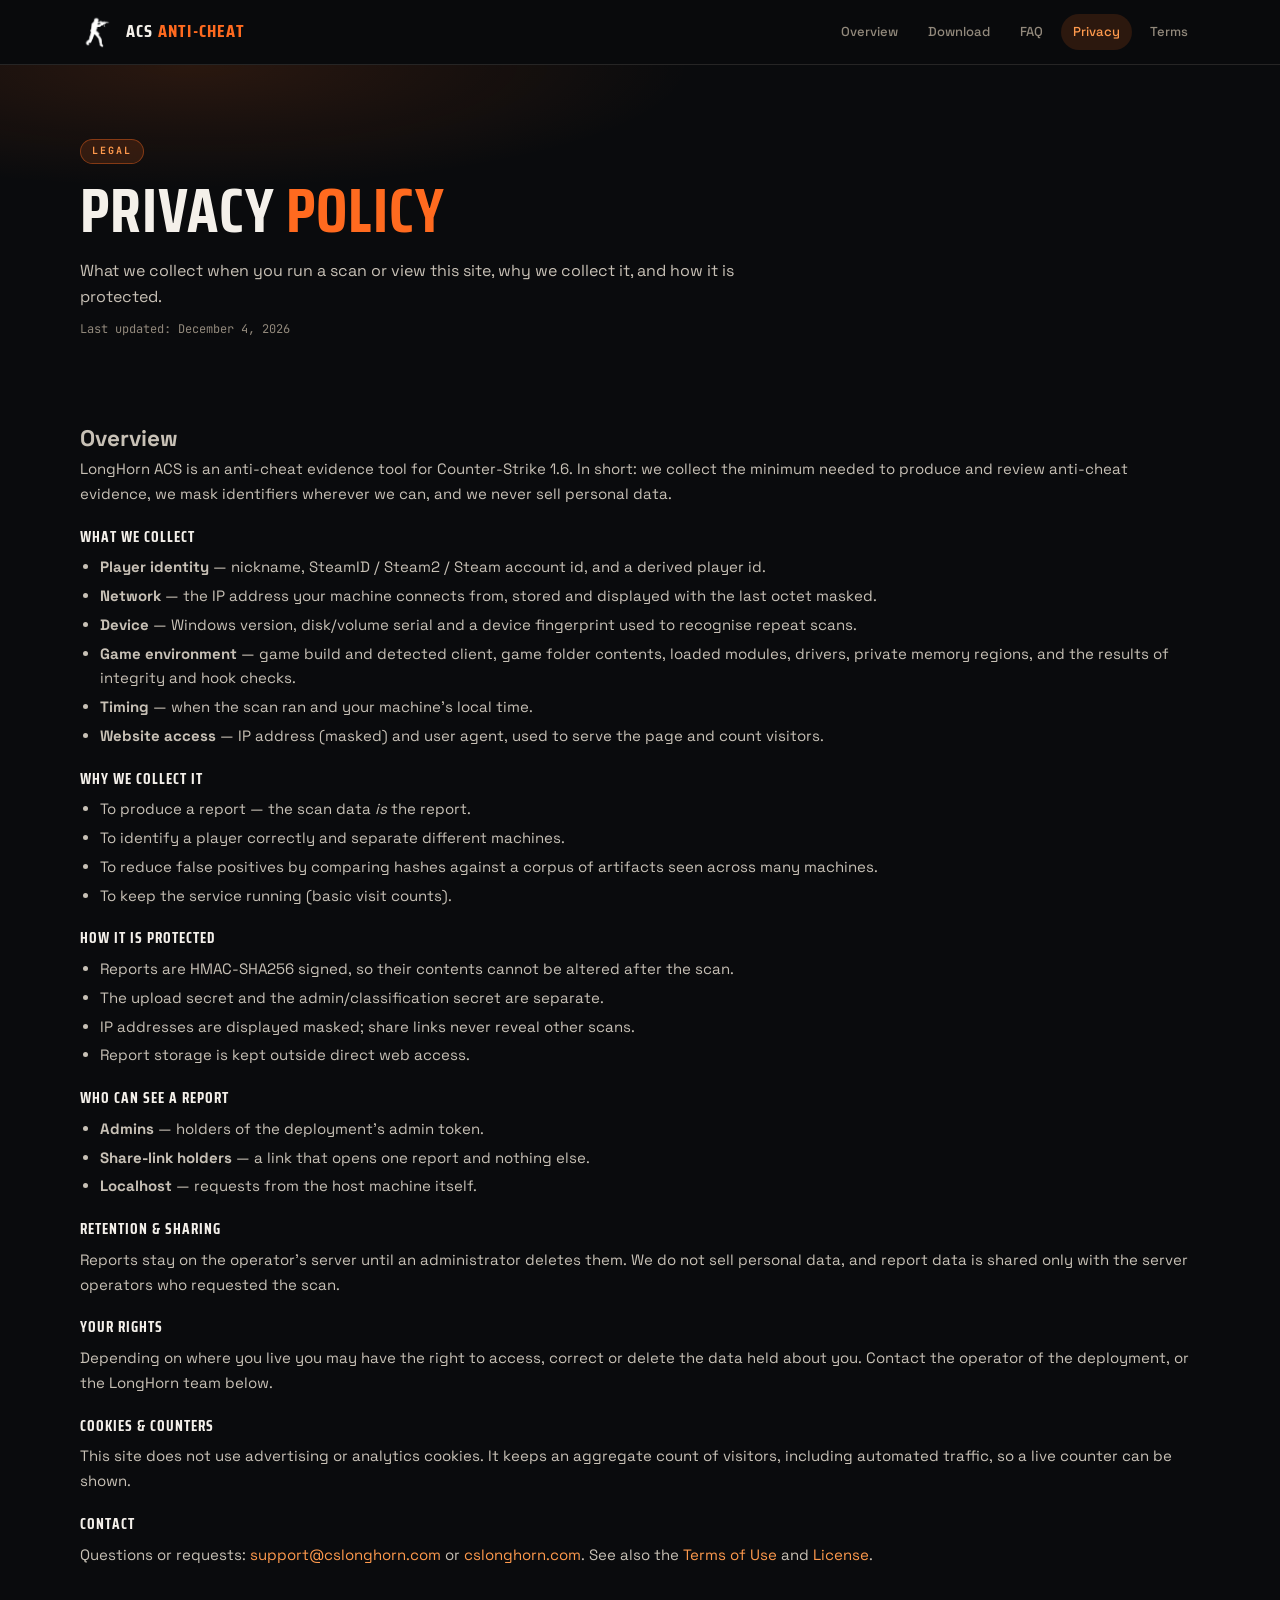
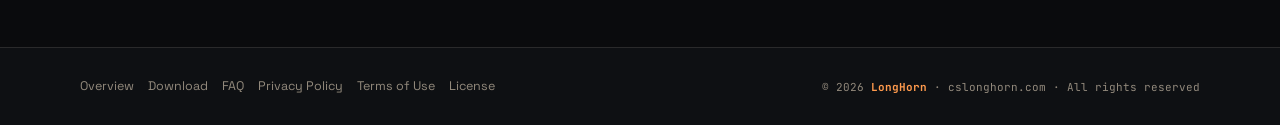
<file: site/privacy.html>
<!doctype html>
<html lang="en">
<head>
<meta charset="utf-8">
<meta name="viewport" content="width=device-width, initial-scale=1">
<title>Privacy Policy — LongHorn ACS</title>
<meta name="description" content="What LongHorn ACS collects, why, and how it is protected.">
<link rel="preconnect" href="https://fonts.googleapis.com">
<link rel="preconnect" href="https://fonts.gstatic.com" crossorigin>
<link href="https://fonts.googleapis.com/css2?family=Saira+Condensed:wght@500;600;700;800&family=Space+Grotesk:wght@400;500;600;700&family=JetBrains+Mono:wght@400;500;700&display=swap" rel="stylesheet">
<link rel="stylesheet" href="assets/site.css">
<link rel="icon" href="assets/img/logo.png">
</head>
<body>

<header class="site-header">
  <div class="wrap bar">
    <a class="brand" href="index.html"><img src="assets/img/logo.png" alt="LongHorn"><b>ACS <em>Anti-Cheat</em></b></a>
    <nav class="nav">
      <a href="index.html">Overview</a>
      <a href="download.html">Download</a>
      <a href="faq.html">FAQ</a>
      <a class="active" href="privacy.html">Privacy</a>
      <a href="terms.html">Terms</a>
    </nav>
  </div>
</header>

<div class="hero">
  <div class="wrap">
    <span class="kicker">Legal</span>
    <h1>Privacy <em>Policy</em></h1>
    <p>What we collect when you run a scan or view this site, why we collect it, and how it is protected.</p>
    <p style="margin-top:10px;font-family:var(--f-mono);font-size:12px;color:var(--muted)">Last updated: <span id="upd"></span></p>
  </div>
</div>

<section>
  <div class="wrap legal">
    <h2>Overview</h3>
    <p>LongHorn ACS is an anti-cheat evidence tool for Counter-Strike 1.6. In short: we collect the minimum needed to produce and review anti-cheat evidence, we mask identifiers wherever we can, and we never sell personal data.</p>

    <h3>What we collect</h3>
    <ul>
      <li><b>Player identity</b> — nickname, SteamID / Steam2 / Steam account id, and a derived player id.</li>
      <li><b>Network</b> — the IP address your machine connects from, stored and displayed with the last octet masked.</li>
      <li><b>Device</b> — Windows version, disk/volume serial and a device fingerprint used to recognise repeat scans.</li>
      <li><b>Game environment</b> — game build and detected client, game folder contents, loaded modules, drivers, private memory regions, and the results of integrity and hook checks.</li>
      <li><b>Timing</b> — when the scan ran and your machine's local time.</li>
      <li><b>Website access</b> — IP address (masked) and user agent, used to serve the page and count visitors.</li>
    </ul>

    <h3>Why we collect it</h3>
    <ul>
      <li>To produce a report — the scan data <em>is</em> the report.</li>
      <li>To identify a player correctly and separate different machines.</li>
      <li>To reduce false positives by comparing hashes against a corpus of artifacts seen across many machines.</li>
      <li>To keep the service running (basic visit counts).</li>
    </ul>

    <h3>How it is protected</h3>
    <ul>
      <li>Reports are HMAC-SHA256 signed, so their contents cannot be altered after the scan.</li>
      <li>The upload secret and the admin/classification secret are separate.</li>
      <li>IP addresses are displayed masked; share links never reveal other scans.</li>
      <li>Report storage is kept outside direct web access.</li>
    </ul>

    <h3>Who can see a report</h3>
    <ul>
      <li><b>Admins</b> — holders of the deployment's admin token.</li>
      <li><b>Share-link holders</b> — a link that opens one report and nothing else.</li>
      <li><b>Localhost</b> — requests from the host machine itself.</li>
    </ul>

    <h3>Retention &amp; sharing</h3>
    <p>Reports stay on the operator's server until an administrator deletes them. We do not sell personal data, and report data is shared only with the server operators who requested the scan.</p>

    <h3>Your rights</h3>
    <p>Depending on where you live you may have the right to access, correct or delete the data held about you. Contact the operator of the deployment, or the LongHorn team below.</p>

    <h3>Cookies &amp; counters</h3>
    <p>This site does not use advertising or analytics cookies. It keeps an aggregate count of visitors, including automated traffic, so a live counter can be shown.</p>

    <h3>Contact</h3>
    <p>Questions or requests: <a href="mailto:support@cslonghorn.com">support@cslonghorn.com</a> or <a href="https://www.cslonghorn.com">cslonghorn.com</a>. See also the <a href="terms.html">Terms of Use</a> and <a href="license.html">License</a>.</p>
  </div>
</section>

<footer class="site-footer">
  <div class="wrap inner">
    <div class="links">
      <a href="index.html">Overview</a>
      <a href="download.html">Download</a>
      <a href="faq.html">FAQ</a>
      <a href="privacy.html">Privacy Policy</a>
      <a href="terms.html">Terms of Use</a>
      <a href="license.html">License</a>
    </div>
    <div class="copy">&copy; 2026 <b>LongHorn</b> · cslonghorn.com · All rights reserved</div>
  </div>
</footer>

<script>document.getElementById('upd').textContent = new Date().toLocaleDateString('en-US', { year:'numeric', month:'long', day:'numeric' });</script>
</body>
</html>
</file>
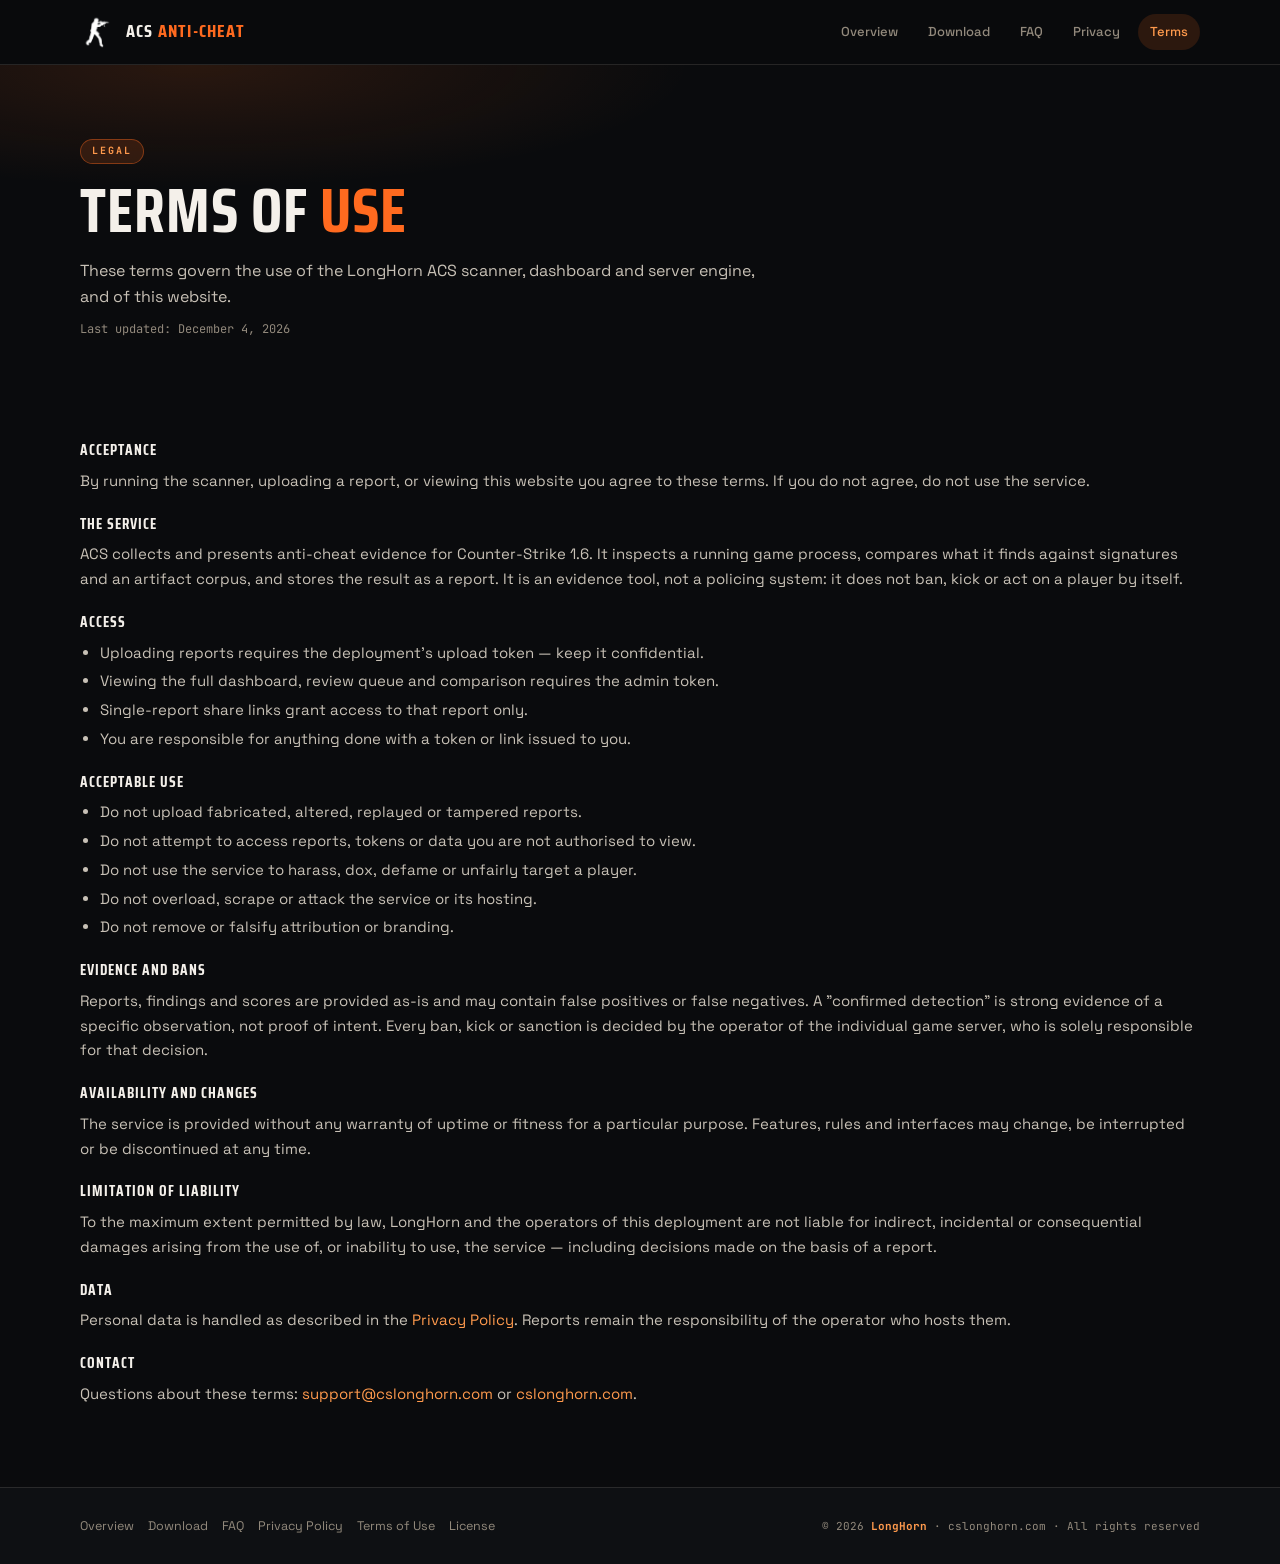
<file: site/terms.html>
<!doctype html>
<html lang="en">
<head>
<meta charset="utf-8">
<meta name="viewport" content="width=device-width, initial-scale=1">
<title>Terms of Use — LongHorn ACS</title>
<meta name="description" content="Terms of use for the LongHorn ACS anti-cheat scanner.">
<link rel="preconnect" href="https://fonts.googleapis.com">
<link rel="preconnect" href="https://fonts.gstatic.com" crossorigin>
<link href="https://fonts.googleapis.com/css2?family=Saira+Condensed:wght@500;600;700;800&family=Space+Grotesk:wght@400;500;600;700&family=JetBrains+Mono:wght@400;500;700&display=swap" rel="stylesheet">
<link rel="stylesheet" href="assets/site.css">
<link rel="icon" href="assets/img/logo.png">
</head>
<body>

<header class="site-header">
  <div class="wrap bar">
    <a class="brand" href="index.html"><img src="assets/img/logo.png" alt="LongHorn"><b>ACS <em>Anti-Cheat</em></b></a>
    <nav class="nav">
      <a href="index.html">Overview</a>
      <a href="download.html">Download</a>
      <a href="faq.html">FAQ</a>
      <a href="privacy.html">Privacy</a>
      <a class="active" href="terms.html">Terms</a>
    </nav>
  </div>
</header>

<div class="hero">
  <div class="wrap">
    <span class="kicker">Legal</span>
    <h1>Terms of <em>Use</em></h1>
    <p>These terms govern the use of the LongHorn ACS scanner, dashboard and server engine, and of this website.</p>
    <p style="margin-top:10px;font-family:var(--f-mono);font-size:12px;color:var(--muted)">Last updated: <span id="upd"></span></p>
  </div>
</div>

<section>
  <div class="wrap legal">
    <h3>Acceptance</h3>
    <p>By running the scanner, uploading a report, or viewing this website you agree to these terms. If you do not agree, do not use the service.</p>

    <h3>The service</h3>
    <p>ACS collects and presents anti-cheat evidence for Counter-Strike 1.6. It inspects a running game process, compares what it finds against signatures and an artifact corpus, and stores the result as a report. It is an evidence tool, not a policing system: it does not ban, kick or act on a player by itself.</p>

    <h3>Access</h3>
    <ul>
      <li>Uploading reports requires the deployment's upload token — keep it confidential.</li>
      <li>Viewing the full dashboard, review queue and comparison requires the admin token.</li>
      <li>Single-report share links grant access to that report only.</li>
      <li>You are responsible for anything done with a token or link issued to you.</li>
    </ul>

    <h3>Acceptable use</h3>
    <ul>
      <li>Do not upload fabricated, altered, replayed or tampered reports.</li>
      <li>Do not attempt to access reports, tokens or data you are not authorised to view.</li>
      <li>Do not use the service to harass, dox, defame or unfairly target a player.</li>
      <li>Do not overload, scrape or attack the service or its hosting.</li>
      <li>Do not remove or falsify attribution or branding.</li>
    </ul>

    <h3>Evidence and bans</h3>
    <p>Reports, findings and scores are provided as-is and may contain false positives or false negatives. A "confirmed detection" is strong evidence of a specific observation, not proof of intent. Every ban, kick or sanction is decided by the operator of the individual game server, who is solely responsible for that decision.</p>

    <h3>Availability and changes</h3>
    <p>The service is provided without any warranty of uptime or fitness for a particular purpose. Features, rules and interfaces may change, be interrupted or be discontinued at any time.</p>

    <h3>Limitation of liability</h3>
    <p>To the maximum extent permitted by law, LongHorn and the operators of this deployment are not liable for indirect, incidental or consequential damages arising from the use of, or inability to use, the service — including decisions made on the basis of a report.</p>

    <h3>Data</h3>
    <p>Personal data is handled as described in the <a href="privacy.html">Privacy Policy</a>. Reports remain the responsibility of the operator who hosts them.</p>

    <h3>Contact</h3>
    <p>Questions about these terms: <a href="mailto:support@cslonghorn.com">support@cslonghorn.com</a> or <a href="https://www.cslonghorn.com">cslonghorn.com</a>.</p>
  </div>
</section>

<footer class="site-footer">
  <div class="wrap inner">
    <div class="links">
      <a href="index.html">Overview</a>
      <a href="download.html">Download</a>
      <a href="faq.html">FAQ</a>
      <a href="privacy.html">Privacy Policy</a>
      <a href="terms.html">Terms of Use</a>
      <a href="license.html">License</a>
    </div>
    <div class="copy">&copy; 2026 <b>LongHorn</b> · cslonghorn.com · All rights reserved</div>
  </div>
</footer>

<script>document.getElementById('upd').textContent = new Date().toLocaleDateString('en-US', { year:'numeric', month:'long', day:'numeric' });</script>
</body>
</html>
</file>
<file: docs/assets/site.css>
*{box-sizing:border-box}html{scroll-behavior:smooth;scroll-padding-top:90px}body{margin:0;background:#0d1115;color:#edf0f2;font:15px/1.7 "Segoe UI",Arial,sans-serif}a{color:#f0b455;text-decoration:none}a:hover{text-decoration:underline}a:focus-visible,summary:focus-visible{outline:2px solid #f0b455;outline-offset:5px}.skip{position:absolute;top:-50px;background:#111;padding:10px}.skip:focus{top:0;z-index:9}header,main,footer{max-width:1280px;margin:auto}header{display:flex;justify-content:space-between;align-items:center;padding:24px 32px;border-bottom:1px solid #2c343c}.brand{font-size:27px;font-weight:800;letter-spacing:2px}.brand span{font-size:10px;letter-spacing:1px;color:#aeb9c2;margin-left:14px}nav{display:flex;gap:25px;font-size:13px}main{padding:0 32px}.hero{display:grid;grid-template-columns:1fr 1.1fr;align-items:center;gap:42px;padding:74px 0 52px}.eyebrow{font:700 11px/1.5 Consolas,monospace;letter-spacing:2px;color:#f0b455;margin:0 0 20px}h1{font-size:clamp(38px,4.2vw,57px);line-height:1.08;letter-spacing:-1.7px;margin:0 0 24px}h1 em{color:#f0b455;font-style:normal}.lede{font-size:16px;color:#b7c3ce;max-width:470px}.actions{display:flex;gap:22px;align-items:center;flex-wrap:wrap;margin:28px 0 18px}.button{padding:12px 20px;background:#f0b455;color:#111;font-weight:700;border-radius:3px}.button:hover{background:#ffd18b;text-decoration:none}.small{font:11px/1.6 Consolas,monospace;color:#aab7c2}figure{margin:0}figure img{display:block;width:100%;height:auto;border:1px solid #3c4145;border-radius:5px;box-shadow:0 22px 60px #0008}figcaption{font-size:11px;color:#aab7c2;margin-top:10px}.trust{display:grid;grid-template-columns:repeat(4,1fr);border:1px solid #3a4148;background:#151b20}.trust div{padding:20px;border-right:1px solid #303840}.trust div:last-child{border:0}.trust span{display:block;font:10px Consolas,monospace;letter-spacing:1px;color:#aab7c2}.trust strong{display:block;margin-top:8px;font-size:16px}section[id]{padding:62px 0;border-bottom:1px solid #293139}h2{font-size:32px;letter-spacing:-.8px;margin:0 0 14px}h3{font-size:18px;margin:12px 0}section[id]>p:not(.eyebrow){color:#b7c3ce;max-width:850px}.release{display:grid;grid-template-columns:1fr 1.2fr;gap:26px;padding:28px;background:#171e25;border-left:3px solid #f0b455;margin:25px 0}.release h3{font:13px/1.6 Consolas,monospace;overflow-wrap:anywhere}.hash{display:block;overflow-wrap:anywhere;color:#f5d19c;background:#0d1216;padding:14px;margin:10px 0;font-size:12px}.grid{display:grid;grid-template-columns:repeat(3,1fr);gap:18px;margin-top:25px}.grid.two{grid-template-columns:repeat(2,1fr)}article{background:#151b20;border:1px solid #2c363f;padding:25px}article p{font-size:14px;color:#b7c3ce}.step{font:24px Consolas,monospace;color:#f0b455}.notice{background:#241f16;border-left:3px solid #f0b455;margin-top:22px;padding:22px 26px}.notice p{color:#c7bdaa}pre{background:#0d1115;border:1px solid #303840;padding:16px;overflow:auto;font-size:11px;line-height:2}details{border-bottom:1px solid #2c343c;padding:20px 0}summary{cursor:pointer;font-weight:600}details p{color:#b7c3ce;max-width:850px}footer{padding:30px 32px;display:flex;flex-wrap:wrap;gap:24px;font-size:11px;color:#aab7c2}footer span:last-child{margin-left:auto}@media(max-width:900px){.hero{grid-template-columns:1fr;padding-top:45px;gap:30px}.hero figure{max-width:740px}.trust{grid-template-columns:1fr 1fr}.grid,.grid.two{grid-template-columns:1fr}.release{grid-template-columns:1fr}header{align-items:flex-start;gap:20px;flex-wrap:wrap}nav{gap:18px}}@media(max-width:520px){header,main,footer{padding-left:20px;padding-right:20px}h1{font-size:39px}.trust div{padding:14px}.trust strong{font-size:14px}nav{font-size:12px}h2{font-size:28px}section[id]{padding:42px 0}}@media(prefers-reduced-motion:reduce){html{scroll-behavior:auto}*{animation:none!important;transition:none!important}}
</file>
<file: site/assets/site.css>
/* LongHorn ACS — public documentation site.
   Copyright (c) 2026 LongHorn / cslonghorn.com. All rights reserved.
   This stylesheet and the pages that use it contain NO application source code. */

:root {
  --bg: #0a0b0d;
  --bg-2: #0e1013;
  --surface: #131519;
  --surface-2: #191c22;
  --line: rgba(233, 216, 198, 0.13);
  --line-soft: rgba(233, 216, 198, 0.07);
  --text: #f4f0ea;
  --text-2: #c8c1b6;
  --muted: #92897c;
  --ember: #ff6a1f;
  --ember-hi: #ff9a4d;
  --ember-dim: rgba(255, 106, 31, 0.14);
  --ok: #a8ff3e;
  --danger: #ff2e4c;
  --f-display: 'Saira Condensed', 'Oswald', system-ui, sans-serif;
  --f-ui: 'Space Grotesk', system-ui, -apple-system, 'Segoe UI', sans-serif;
  --f-mono: 'JetBrains Mono', ui-monospace, Consolas, monospace;
  --r: 6px;
  --max: 1120px;
}

* { box-sizing: border-box; margin: 0; padding: 0; }

html { scroll-behavior: smooth; }

body {
  background: var(--bg);
  color: var(--text-2);
  font-family: var(--f-ui);
  font-size: 15px;
  line-height: 1.65;
  -webkit-font-smoothing: antialiased;
}

a { color: var(--ember-hi); text-decoration: none; }
a:hover { text-decoration: underline; }

img { max-width: 100%; display: block; }

.wrap { width: min(var(--max), calc(100% - 40px)); margin: 0 auto; }

/* header */
.site-header {
  position: sticky; top: 0; z-index: 50;
  background: rgba(10, 11, 13, 0.86);
  backdrop-filter: blur(14px) saturate(1.2);
  border-bottom: 1px solid var(--line);
}
.site-header .bar { display: flex; align-items: center; justify-content: space-between; gap: 16px; height: 64px; }
.brand { display: flex; align-items: center; gap: 12px; }
.brand img { width: 34px; height: 34px; object-fit: contain; mix-blend-mode: screen; }
.brand b { font-family: var(--f-display); font-size: 18px; letter-spacing: 1.2px; text-transform: uppercase; color: var(--text); }
.brand b em { font-style: normal; color: var(--ember); }
.nav { display: flex; gap: 6px; flex-wrap: wrap; }
.nav a { color: var(--muted); padding: 7px 12px; border-radius: 999px; font-size: 13px; font-weight: 500; }
.nav a:hover, .nav a.active { color: var(--ember-hi); background: var(--ember-dim); text-decoration: none; }

/* hero */
.hero {
  padding: 72px 0 40px;
  background:
    radial-gradient(60% 60% at 15% 0%, rgba(255, 106, 31, 0.13), transparent 65%),
    var(--bg);
}
.kicker {
  display: inline-block; padding: 3px 11px; margin-bottom: 16px;
  border: 1px solid rgba(255, 106, 31, 0.4); border-radius: 999px;
  background: var(--ember-dim); color: var(--ember-hi);
  font-family: var(--f-mono); font-size: 10px; font-weight: 700; letter-spacing: 2px; text-transform: uppercase;
}
.hero h1 { font-family: var(--f-display); font-size: clamp(34px, 6vw, 62px); line-height: 1; letter-spacing: 1px; text-transform: uppercase; color: var(--text); }
.hero h1 em { font-style: normal; color: var(--ember); }
.hero p { max-width: 70ch; margin-top: 16px; font-size: 16px; color: var(--text-2); }
.actions { display: flex; flex-wrap: wrap; gap: 12px; margin-top: 26px; }

.btn { display: inline-flex; align-items: center; gap: 8px; padding: 11px 20px; border-radius: var(--r); font-weight: 700; font-size: 13px; letter-spacing: .6px; text-transform: uppercase; border: 1px solid transparent; }
.btn.primary { background: linear-gradient(135deg, var(--ember), var(--ember-hi)); color: #1a0d02; }
.btn.primary:hover { filter: brightness(1.08); text-decoration: none; }
.btn.ghost { border-color: var(--line); color: var(--text-2); }
.btn.ghost:hover { border-color: var(--ember); color: var(--ember-hi); text-decoration: none; }

/* sections */
section { padding: 40px 0; }
section > h2 { font-family: var(--f-display); font-size: 26px; letter-spacing: 1px; text-transform: uppercase; color: var(--text); margin-bottom: 8px; }
section > .lead { color: var(--muted); margin-bottom: 24px; }

.grid { display: grid; grid-template-columns: repeat(auto-fit, minmax(250px, 1fr)); gap: 14px; }
.card { padding: 18px; background: var(--surface); border: 1px solid var(--line-soft); border-left: 3px solid rgba(255, 106, 31, 0.5); border-radius: var(--r); }
.card h3 { font-family: var(--f-display); font-size: 15px; letter-spacing: 1px; text-transform: uppercase; color: var(--text); margin-bottom: 6px; }
.card p { font-size: 13.5px; color: var(--muted); }

.shots { display: grid; grid-template-columns: repeat(auto-fit, minmax(300px, 1fr)); gap: 14px; }
.shot { background: var(--surface); border: 1px solid var(--line-soft); border-radius: var(--r); overflow: hidden; }
.shot img { width: 100%; }
.shot span { display: block; padding: 10px 14px; font-family: var(--f-mono); font-size: 11px; letter-spacing: 1px; text-transform: uppercase; color: var(--muted); border-top: 1px solid var(--line-soft); }

.steps { counter-reset: step; display: grid; gap: 12px; list-style: none; }
.steps li { counter-increment: step; position: relative; padding: 14px 16px 14px 52px; background: var(--surface); border: 1px solid var(--line-soft); border-radius: var(--r); }
.steps li::before { content: counter(step); position: absolute; left: 14px; top: 14px; width: 26px; height: 26px; display: grid; place-items: center; border-radius: 50%; background: linear-gradient(135deg, var(--ember), var(--ember-hi)); color: #1a0d02; font-family: var(--f-display); font-weight: 700; }

.note { padding: 14px 18px; border: 1px solid rgba(255, 106, 31, 0.28); border-left: 3px solid var(--ember); border-radius: var(--r); background: rgba(255, 106, 31, 0.06); color: var(--text-2); font-size: 14px; }

details.faq { background: var(--surface); border: 1px solid var(--line-soft); border-radius: var(--r); margin-bottom: 10px; overflow: hidden; }
details.faq summary { cursor: pointer; list-style: none; padding: 14px 18px; font-weight: 600; color: var(--text); display: flex; justify-content: space-between; gap: 12px; }
details.faq summary::-webkit-details-marker { display: none; }
details.faq summary::after { content: '+'; color: var(--ember-hi); font-weight: 700; }
details.faq[open] summary::after { content: '–'; }
details.faq .body { padding: 0 18px 16px; color: var(--muted); font-size: 14px; }

.legal h3 { font-family: var(--f-display); font-size: 15px; letter-spacing: 1px; text-transform: uppercase; color: var(--text); margin: 18px 0 6px; }
.legal ul { padding-left: 20px; }
.legal li { margin: 4px 0; }

code { font-family: var(--f-mono); font-size: 12.5px; background: var(--surface-2); border: 1px solid var(--line-soft); border-radius: 4px; padding: 1px 6px; color: var(--text-2); }

/* footer */
.site-footer { margin-top: 40px; border-top: 1px solid var(--line); background: var(--bg-2); }
.site-footer .inner { padding: 28px 0; display: flex; flex-wrap: wrap; gap: 14px; justify-content: space-between; align-items: center; }
.site-footer .links { display: flex; flex-wrap: wrap; gap: 14px; font-size: 12.5px; }
.site-footer .links a { color: var(--muted); }
.site-footer .copy { font-family: var(--f-mono); font-size: 11px; color: var(--muted); }
.site-footer .copy b { color: var(--ember-hi); font-weight: 700; }

@media (max-width: 700px) {
  .nav { display: none; }
  .hero { padding: 44px 0 25px; }
}
</file>
